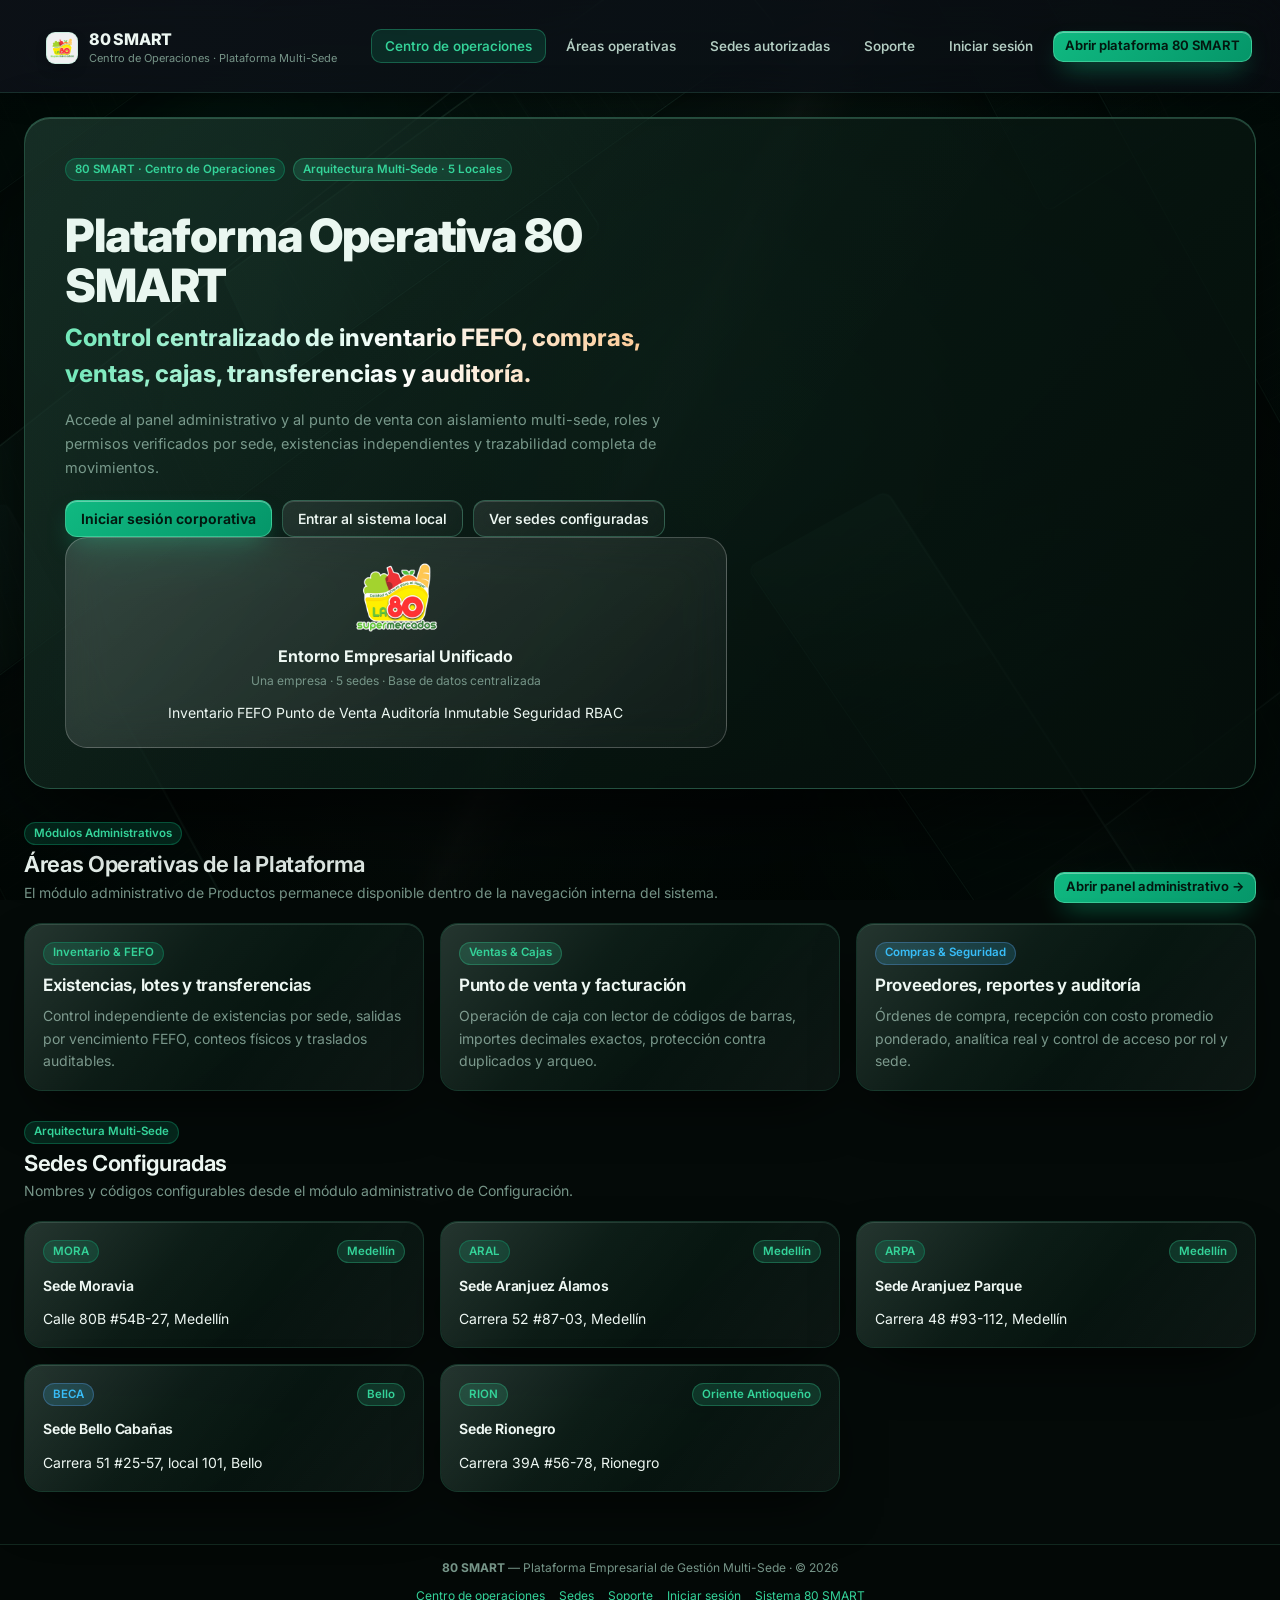
<file: index.html>
<!DOCTYPE html>
<html lang="es" data-theme="dark">
<head>
  <meta charset="UTF-8">
  <meta name="viewport" content="width=device-width, initial-scale=1.0">
  <title>80 SMART · Centro de Operaciones Multi-Sede</title>
  <link rel="stylesheet" href="css/estilos.css">
</head>
<body>
  <header class="topbar" style="justify-content: space-between;">
    <div class="brand">
      <div class="logo"><img src="img/logo-la80.png" alt="Logo oficial 80 SMART"></div>
      <div>
        <h1><a href="index.html">80 SMART</a></h1>
        <span>Centro de Operaciones · Plataforma Multi-Sede</span>
      </div>
    </div>

    <button class="btn sm menu-toggle" id="menuToggle" type="button">Menú</button>

    <nav id="menuPrincipal" aria-label="Navegación principal">
      <ul class="row" style="list-style:none; margin:0; padding:0; gap:6px; flex-wrap:wrap;">
        <li><a class="nav-link-top active" href="index.html">Centro de operaciones</a></li>
        <li><a class="nav-link-top" href="#areas">Áreas operativas</a></li>
        <li><a class="nav-link-top" href="#sedes">Sedes autorizadas</a></li>
        <li><a class="nav-link-top" href="contacto.html">Soporte</a></li>
        <li><a class="nav-link-top" href="login.html">Iniciar sesión</a></li>
        <li><a class="btn sm primary" href="sistema.html">Abrir plataforma 80 SMART</a></li>
      </ul>
    </nav>
  </header>

  <main class="content">
    <!-- ==================== 1. CENTRO DE OPERACIONES ==================== -->
    <section class="hero-panel" id="inicio">
      <div class="hero-grid">
        <div class="stack" style="gap: 16px;">
          <div class="row wrap" style="gap: 8px;">
            <span class="badge primary">80 SMART · Centro de Operaciones</span>
            <span class="badge ok">Arquitectura Multi-Sede · 5 Locales</span>
          </div>

          <div>
            <h2>Plataforma Operativa 80 SMART</h2>
            <p class="hero-slogan">Control centralizado de inventario FEFO, compras, ventas, cajas, transferencias y auditoría.</p>
          </div>

          <p class="muted" style="max-width: 640px; font-size: 14.5px; line-height: 1.65; margin: 0;">
            Accede al panel administrativo y al punto de venta con aislamiento multi-sede, roles y permisos verificados por sede, existencias independientes y trazabilidad completa de movimientos.
          </p>

          <div class="row wrap" style="gap: 10px; padding-top: 4px;">
            <a class="btn primary" href="login.html">Iniciar sesión corporativa</a>
            <a class="btn" href="sistema.html">Entrar al sistema local</a>
            <a class="btn" href="#sedes">Ver sedes configuradas</a>
          </div>
        </div>

        <aside class="hero-logo-box">
          <img src="img/logo-la80.png" alt="Identidad 80 SMART">
          <div class="stack" style="gap: 4px;">
            <strong style="font-size: 16px; color: var(--text);">Entorno Empresarial Unificado</strong>
            <span class="small muted">Una empresa · 5 sedes · Base de datos centralizada</span>
          </div>
          <div class="hero-fresh-badges">
            <span>Inventario FEFO</span>
            <span>Punto de Venta</span>
            <span>Auditoría Inmutable</span>
            <span>Seguridad RBAC</span>
          </div>
        </aside>
      </div>
    </section>

    <!-- ==================== 2. ÁREAS OPERATIVAS ==================== -->
    <section id="areas" style="margin-bottom: 28px;">
      <div class="page-head">
        <div>
          <span class="badge primary" style="margin-bottom: 6px;">Módulos Administrativos</span>
          <h2 style="font-size: 22px;">Áreas Operativas de la Plataforma</h2>
          <p>El módulo administrativo de Productos permanece disponible dentro de la navegación interna del sistema.</p>
        </div>
        <a class="btn sm primary" href="sistema.html">Abrir panel administrativo →</a>
      </div>

      <div class="grid g3">
        <article class="card stack" style="gap: 10px;">
          <span class="badge primary" style="width: fit-content;">Inventario &amp; FEFO</span>
          <h3 style="font-size: 17px; margin: 0;">Existencias, lotes y transferencias</h3>
          <p class="muted" style="margin: 0; line-height: 1.6;">
            Control independiente de existencias por sede, salidas por vencimiento FEFO, conteos físicos y traslados auditables.
          </p>
        </article>

        <article class="card stack" style="gap: 10px;">
          <span class="badge ok" style="width: fit-content;">Ventas &amp; Cajas</span>
          <h3 style="font-size: 17px; margin: 0;">Punto de venta y facturación</h3>
          <p class="muted" style="margin: 0; line-height: 1.6;">
            Operación de caja con lector de códigos de barras, importes decimales exactos, protección contra duplicados y arqueo.
          </p>
        </article>

        <article class="card stack" style="gap: 10px;">
          <span class="badge info" style="width: fit-content;">Compras &amp; Seguridad</span>
          <h3 style="font-size: 17px; margin: 0;">Proveedores, reportes y auditoría</h3>
          <p class="muted" style="margin: 0; line-height: 1.6;">
            Órdenes de compra, recepción con costo promedio ponderado, analítica real y control de acceso por rol y sede.
          </p>
        </article>
      </div>
    </section>

    <!-- ==================== 3. SEDES AUTORIZADAS (5 LOCALES) ==================== -->
    <section id="sedes" style="margin-bottom: 28px;">
      <div class="page-head">
        <div>
          <span class="badge primary" style="margin-bottom: 6px;">Arquitectura Multi-Sede</span>
          <h2 style="font-size: 22px;">Sedes Configuradas</h2>
          <p>Nombres y códigos configurables desde el módulo administrativo de Configuración.</p>
        </div>
      </div>

      <div class="grid g3">
        <article class="card sede-card">
          <div class="row between">
            <span class="badge primary">MORA</span>
            <span class="badge ok">Medellín</span>
          </div>
          <h3>Sede Moravia</h3>
          <div class="sede-address">Calle 80B #54B-27, Medellín</div>
        </article>

        <article class="card sede-card">
          <div class="row between">
            <span class="badge primary">ARAL</span>
            <span class="badge ok">Medellín</span>
          </div>
          <h3>Sede Aranjuez Álamos</h3>
          <div class="sede-address">Carrera 52 #87-03, Medellín</div>
        </article>

        <article class="card sede-card">
          <div class="row between">
            <span class="badge primary">ARPA</span>
            <span class="badge ok">Medellín</span>
          </div>
          <h3>Sede Aranjuez Parque</h3>
          <div class="sede-address">Carrera 48 #93-112, Medellín</div>
        </article>

        <article class="card sede-card">
          <div class="row between">
            <span class="badge info">BECA</span>
            <span class="badge ok">Bello</span>
          </div>
          <h3>Sede Bello Cabañas</h3>
          <div class="sede-address">Carrera 51 #25-57, local 101, Bello</div>
        </article>

        <article class="card sede-card">
          <div class="row between">
            <span class="badge ok">RION</span>
            <span class="badge ok">Oriente Antioqueño</span>
          </div>
          <h3>Sede Rionegro</h3>
          <div class="sede-address">Carrera 39A #56-78, Rionegro</div>
        </article>
      </div>
    </section>
  </main>

  <footer class="side-foot center">
    <p style="margin: 0 0 8px;"><strong>80 SMART</strong> — Plataforma Empresarial de Gestión Multi-Sede · © 2026</p>
    <nav aria-label="Enlaces del pie de página">
      <ul class="footer-links">
        <li><a href="index.html">Centro de operaciones</a></li>
        <li><a href="#sedes">Sedes</a></li>
        <li><a href="contacto.html">Soporte</a></li>
        <li><a href="login.html">Iniciar sesión</a></li>
        <li><a href="sistema.html">Sistema 80 SMART</a></li>
      </ul>
    </nav>
  </footer>

  <script src="js/main.js"></script>
</body>
</html>
</file>
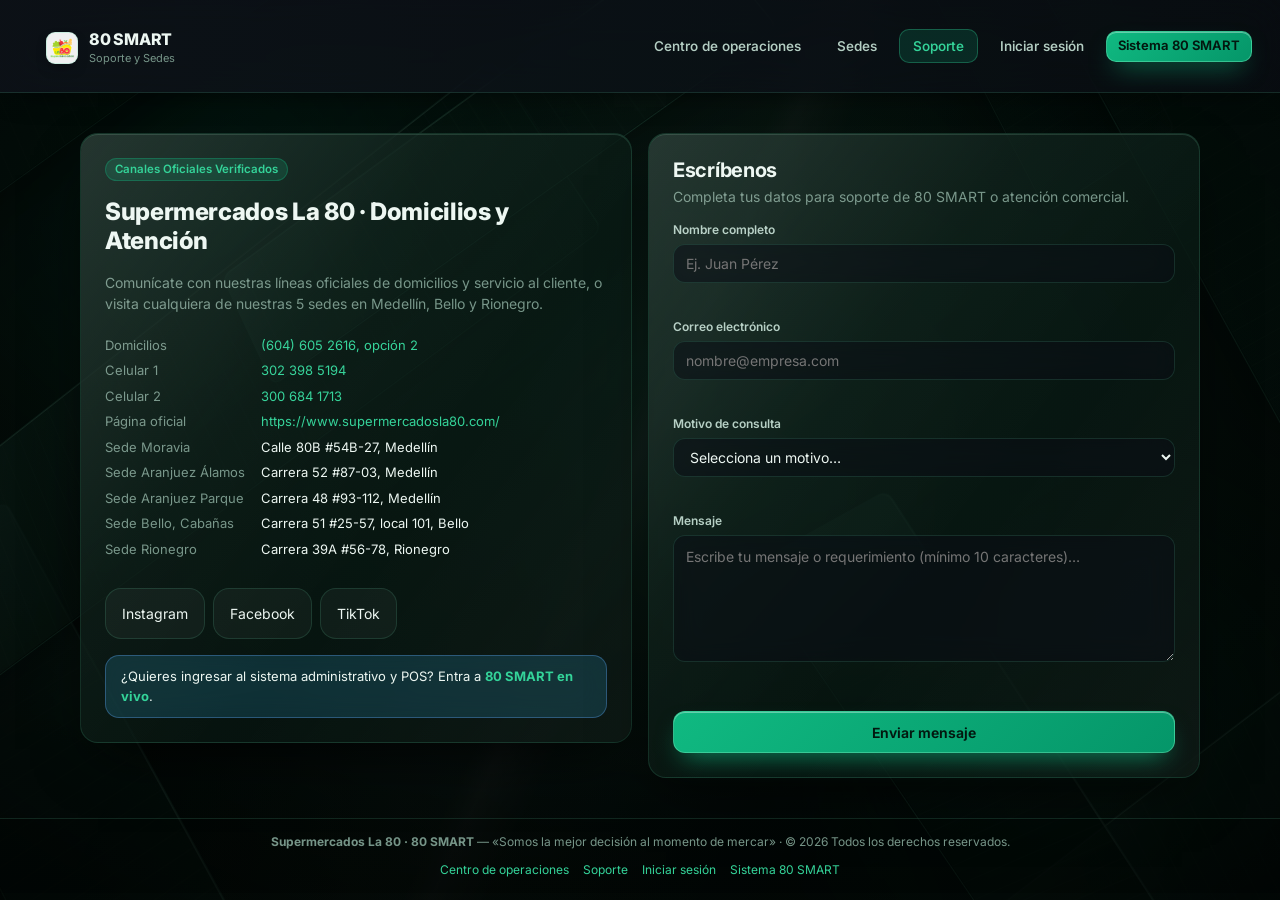
<file: contacto.html>
<!DOCTYPE html>
<html lang="es" data-theme="dark">
<head>
  <meta charset="UTF-8">
  <meta name="viewport" content="width=device-width, initial-scale=1.0">
  <title>Supermercados La 80 | 80 SMART — Contacto, Domicilios y Sedes</title>
  <link rel="stylesheet" href="css/estilos.css">
</head>
<body>
  <header class="topbar" style="justify-content: space-between;">
    <div class="brand">
      <div class="logo"><img src="img/logo-la80.png" alt="Logo 80 SMART"></div>
      <div>
        <h1><a href="index.html">80 SMART</a></h1>
        <span>Soporte y Sedes</span>
      </div>
    </div>

    <button class="btn sm menu-toggle" id="menuToggle" type="button">Menú</button>

    <nav id="menuPrincipal" aria-label="Menú principal">
      <ul class="row" style="list-style:none; margin:0; padding:0; gap:8px;">
        <li><a class="nav-link-top" href="index.html">Centro de operaciones</a></li>
        <li><a class="nav-link-top" href="index.html#sedes">Sedes</a></li>
        <li><a class="nav-link-top active" href="contacto.html">Soporte</a></li>
        <li><a class="nav-link-top" href="login.html">Iniciar sesión</a></li>
        <li><a class="btn sm primary" href="sistema.html">Sistema 80 SMART</a></li>
      </ul>
    </nav>
  </header>

  <main class="content">
    <section class="grid g2" style="align-items: start; max-width: 1120px; margin: 16px auto;">
      <article class="card stack" style="gap: 16px; padding: 24px;">
        <span class="badge primary" style="width: fit-content;">Canales Oficiales Verificados</span>
        <h2 style="font-size: 24px; font-weight: 800; margin: 0;">Supermercados La 80 · Domicilios y Atención</h2>
        <p class="muted" style="margin: 0;">
          Comunícate con nuestras líneas oficiales de domicilios y servicio al cliente, o visita cualquiera de nuestras 5 sedes en Medellín, Bello y Rionegro.
        </p>

        <dl class="dl" style="margin-top: 6px;">
          <dt>Domicilios</dt>
          <dd><a href="tel:+576046052616">(604) 605 2616, opción 2</a></dd>
          <dt>Celular 1</dt>
          <dd><a href="tel:+573023985194">302 398 5194</a></dd>
          <dt>Celular 2</dt>
          <dd><a href="tel:+573006841713">300 684 1713</a></dd>
          <dt>Página oficial</dt>
          <dd><a href="https://www.supermercadosla80.com/" target="_blank" rel="noopener noreferrer">https://www.supermercadosla80.com/</a></dd>
          <dt>Sede Moravia</dt>
          <dd>Calle 80B #54B-27, Medellín</dd>
          <dt>Sede Aranjuez Álamos</dt>
          <dd>Carrera 52 #87-03, Medellín</dd>
          <dt>Sede Aranjuez Parque</dt>
          <dd>Carrera 48 #93-112, Medellín</dd>
          <dt>Sede Bello, Cabañas</dt>
          <dd>Carrera 51 #25-57, local 101, Bello</dd>
          <dt>Sede Rionegro</dt>
          <dd>Carrera 39A #56-78, Rionegro</dd>
        </dl>

        <div class="row wrap" style="gap: 8px;">
          <a class="social-pill" href="https://www.instagram.com/supermercadosla80/" target="_blank" rel="noopener noreferrer">Instagram</a>
          <a class="social-pill" href="https://www.facebook.com/SupermercadosLa80" target="_blank" rel="noopener noreferrer">Facebook</a>
          <a class="social-pill" href="https://www.tiktok.com/@supermercadosla80" target="_blank" rel="noopener noreferrer">TikTok</a>
        </div>

        <div class="banner info" style="margin-bottom: 0;">
          <span>¿Quieres ingresar al sistema administrativo y POS? Entra a <a href="sistema.html"><strong>80 SMART en vivo</strong></a>.</span>
        </div>
      </article>

      <section aria-label="Formulario de contacto">
        <form id="formContacto" class="card stack" style="gap: 14px; padding: 24px;" novalidate>
          <div>
            <h2 style="font-size: 20px; font-weight: 700;">Escríbenos</h2>
            <p class="muted" style="margin-top: 4px;">Completa tus datos para soporte de 80 SMART o atención comercial.</p>
          </div>

          <div class="field">
            <label for="nombreContacto">Nombre completo</label>
            <input class="input" type="text" id="nombreContacto" name="nombre" placeholder="Ej. Juan Pérez" required>
            <p class="error-campo" id="errorNombreContacto"></p>
          </div>

          <div class="field">
            <label for="correoContacto">Correo electrónico</label>
            <input class="input" type="email" id="correoContacto" name="correo" placeholder="nombre@empresa.com" required>
            <p class="error-campo" id="errorCorreoContacto"></p>
          </div>

          <div class="field">
            <label for="asuntoContacto">Motivo de consulta</label>
            <select class="select" id="asuntoContacto" name="asunto" required>
              <option value="">Selecciona un motivo…</option>
              <option value="domicilios">Atención al cliente y domicilios</option>
              <option value="cotizacion">Cotización o soporte 80 SMART POS/ERP</option>
              <option value="proveedores">Contacto de proveedores</option>
              <option value="otro">Otro requerimiento</option>
            </select>
            <p class="error-campo" id="errorAsuntoContacto"></p>
          </div>

          <div class="field">
            <label for="mensajeContactoTxt">Mensaje</label>
            <textarea class="input" id="mensajeContactoTxt" name="mensaje" rows="5" placeholder="Escribe tu mensaje o requerimiento (mínimo 10 caracteres)…" required></textarea>
            <p class="error-campo" id="errorMensajeContacto"></p>
          </div>

          <p id="mensajeContacto" class="mensaje-form" role="alert"></p>

          <button type="submit" class="btn primary" style="height: 42px; width: 100%;">Enviar mensaje</button>
        </form>
      </section>
    </section>
  </main>

  <footer class="side-foot center">
    <p><strong>Supermercados La 80 · 80 SMART</strong> — «Somos la mejor decisión al momento de mercar» · © 2026 Todos los derechos reservados.</p>
    <nav aria-label="Enlaces del pie de página">
      <ul class="footer-links">
        <li><a href="index.html">Centro de operaciones</a></li>
        <li><a href="contacto.html">Soporte</a></li>
        <li><a href="login.html">Iniciar sesión</a></li>
        <li><a href="sistema.html">Sistema 80 SMART</a></li>
      </ul>
    </nav>
  </footer>

  <script src="js/main.js"></script>
</body>
</html>
</file>
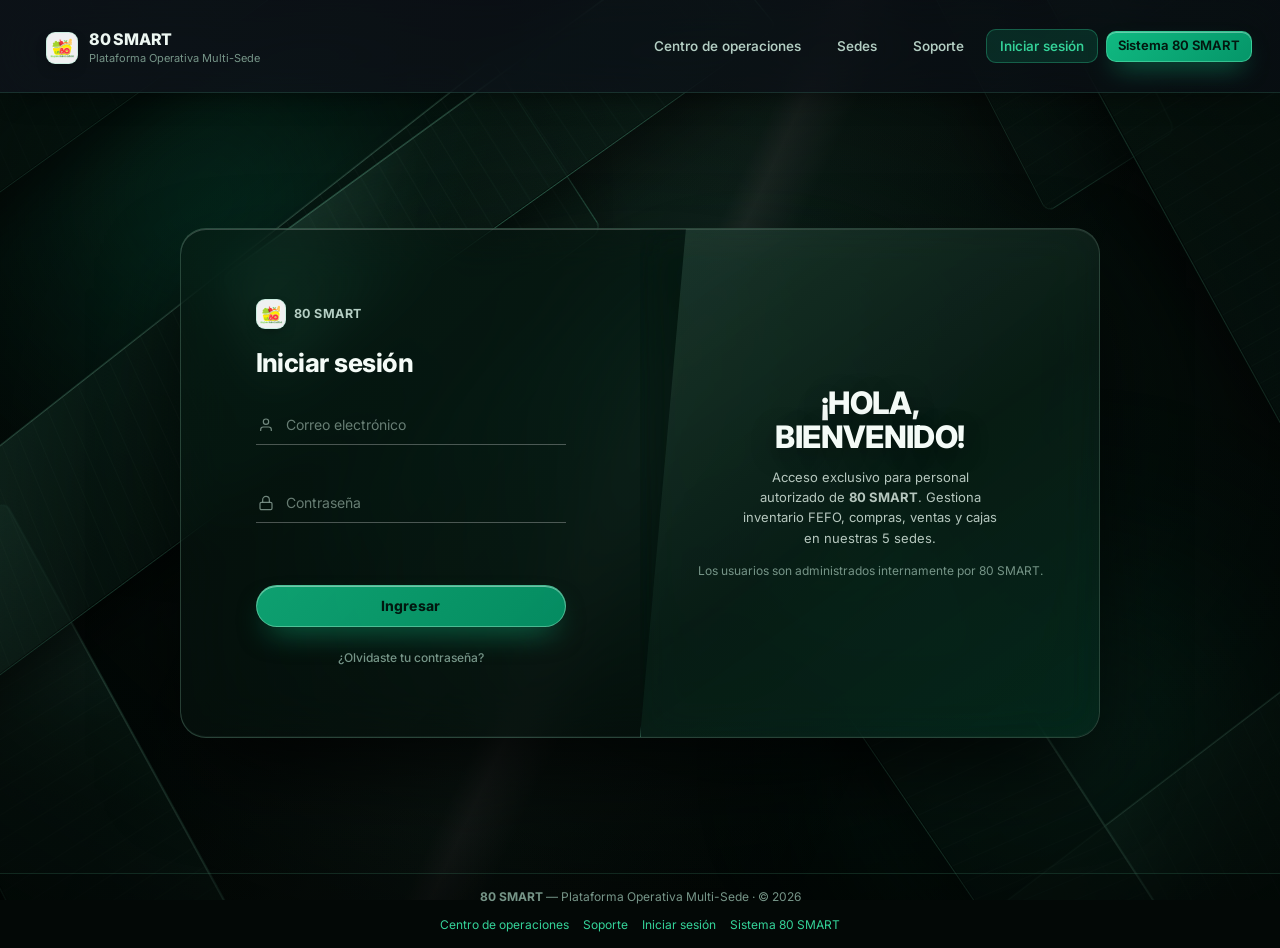
<file: login.html>
<!DOCTYPE html>
<html lang="es" data-theme="dark">
<head>
  <meta charset="UTF-8">
  <meta name="viewport" content="width=device-width, initial-scale=1.0">
  <title>80 SMART — Iniciar sesión</title>
  <link rel="stylesheet" href="css/estilos.css">
</head>
<body>
  <header class="topbar" style="justify-content: space-between;">
    <div class="brand">
      <div class="logo"><img src="img/logo-la80.png" alt="Logo 80 SMART"></div>
      <div>
        <h1><a href="index.html">80 SMART</a></h1>
        <span>Plataforma Operativa Multi-Sede</span>
      </div>
    </div>

    <button class="btn sm menu-toggle" id="menuToggle" type="button">Menú</button>

    <nav id="menuPrincipal" aria-label="Menú principal">
      <ul class="row" style="list-style:none; margin:0; padding:0; gap:8px;">
        <li><a class="nav-link-top" href="index.html">Centro de operaciones</a></li>
        <li><a class="nav-link-top" href="index.html#sedes">Sedes</a></li>
        <li><a class="nav-link-top" href="contacto.html">Soporte</a></li>
        <li><a class="nav-link-top active" href="login.html">Iniciar sesión</a></li>
        <li><a class="btn sm primary" href="sistema.html">Sistema 80 SMART</a></li>
      </ul>
    </nav>
  </header>

  <main class="auth" style="min-height: calc(100vh - 120px);">
    <div class="auth-stage" id="authCard">
      <!-- COLUMNA IZQUIERDA: FORMULARIO INICIAR SESIÓN -->
      <section class="auth-pane auth-pane-login" aria-label="Formulario de inicio de sesión">
        <div class="auth-pane-inner">
          <div class="auth-brand-mini">
            <div class="logo" style="width: 30px; height: 30px;"><img src="img/logo-la80.png" alt="80 SMART"></div>
            <span>80 SMART</span>
          </div>

          <h2 class="auth-title">Iniciar sesión</h2>

          <form id="formLogin" class="auth-form-stack" novalidate>
            <div class="auth-line-field">
              <div class="auth-line-row">
                <svg viewBox="0 0 24 24" fill="none" stroke="currentColor" stroke-width="1.8" aria-hidden="true"><path d="M20 21v-2a4 4 0 0 0-4-4H8a4 4 0 0 0-4 4v2"/><circle cx="12" cy="7" r="4"/></svg>
                <input class="auth-line-input" type="email" id="correoLogin" name="correo" placeholder="Correo electrónico" aria-label="Correo electrónico" autocomplete="username" required>
              </div>
              <p class="error-campo" id="errorCorreo"></p>
            </div>

            <div class="auth-line-field">
              <div class="auth-line-row">
                <svg viewBox="0 0 24 24" fill="none" stroke="currentColor" stroke-width="1.8" aria-hidden="true"><rect x="3" y="11" width="18" height="11" rx="2"/><path d="M7 11V7a5 5 0 0 1 10 0v4"/></svg>
                <input class="auth-line-input" type="password" id="claveLogin" name="clave" placeholder="Contraseña" aria-label="Contraseña" minlength="6" autocomplete="current-password" required>
              </div>
              <p class="error-campo" id="errorClave"></p>
            </div>

            <p id="mensajeLogin" class="mensaje-form" role="alert"></p>

            <button type="submit" class="auth-pill-primary">Ingresar</button>

            <div class="auth-foot-links">
              <a href="sistema.html#/forgot" class="muted">¿Olvidaste tu contraseña?</a>
            </div>
          </form>
        </div>
      </section>

      <!-- PANEL DIAGONAL DE VIDRIO EXCLUSIVO PARA 80 SMART -->
      <aside class="auth-overlay-track" aria-hidden="false">
        <div class="auth-overlay-panel">
          <div class="auth-overlay-copy auth-copy-login">
            <h2>¡HOLA,<br>BIENVENIDO!</h2>
            <p>Acceso exclusivo para personal autorizado de <strong>80 SMART</strong>. Gestiona inventario FEFO, compras, ventas y cajas en nuestras 5 sedes.</p>
            <span class="small muted">Los usuarios son administrados internamente por 80 SMART.</span>
          </div>
        </div>
      </aside>
    </div>
  </main>

  <footer class="side-foot center">
    <p><strong>80 SMART</strong> — Plataforma Operativa Multi-Sede · © 2026</p>
    <nav aria-label="Enlaces del pie de página">
      <ul class="footer-links">
        <li><a href="index.html">Centro de operaciones</a></li>
        <li><a href="contacto.html">Soporte</a></li>
        <li><a href="login.html">Iniciar sesión</a></li>
        <li><a href="sistema.html">Sistema 80 SMART</a></li>
      </ul>
    </nav>
  </footer>

  <script src="js/main.js"></script>
</body>
</html>
</file>
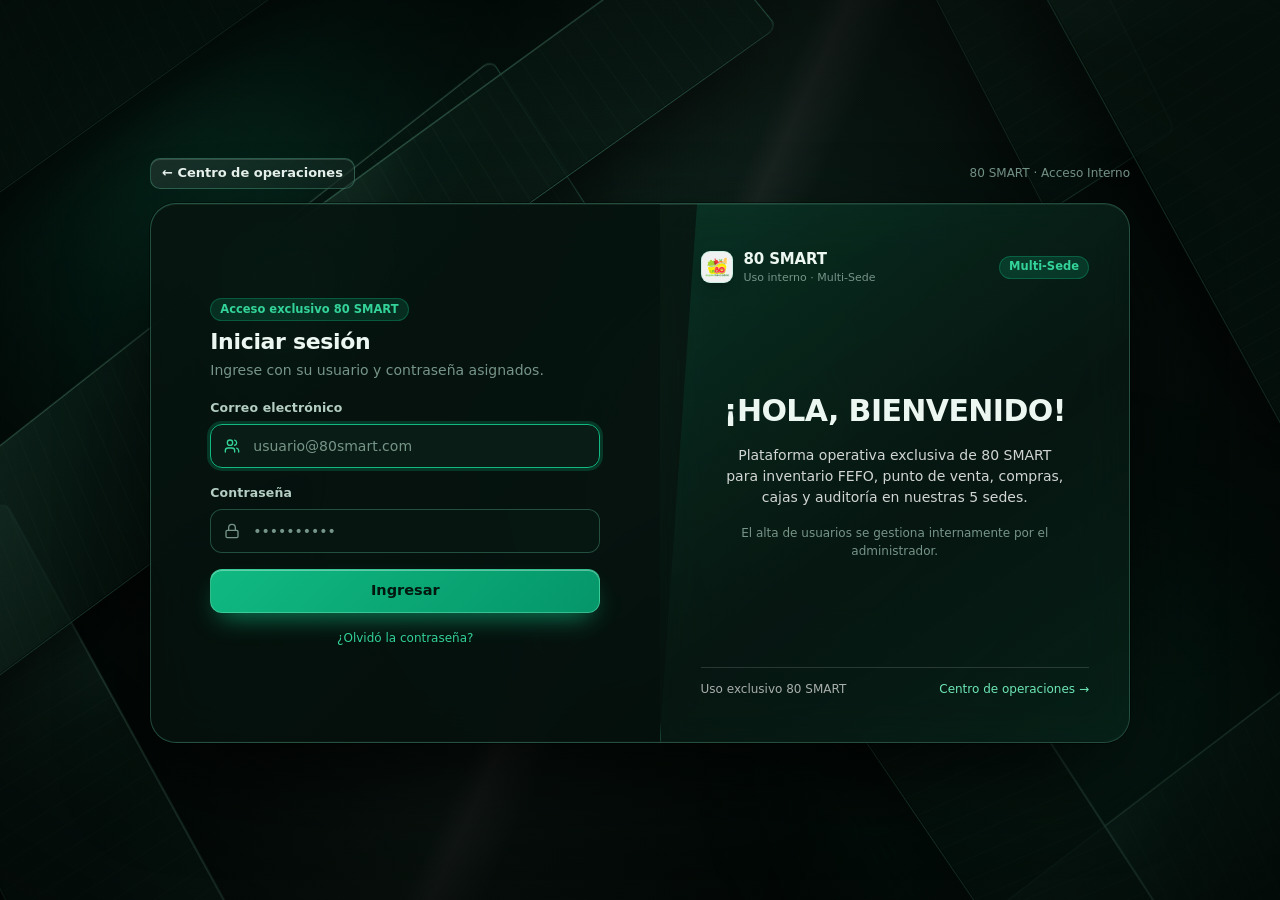
<file: sistema.html>
<!doctype html>
<html lang="es" data-theme="dark">
<head>
  <meta charset="utf-8">
  <meta name="viewport" content="width=device-width, initial-scale=1">
  <meta http-equiv="Content-Security-Policy" content="default-src 'self'; script-src 'self'; style-src 'self' 'unsafe-inline' https://fonts.googleapis.com; font-src 'self' https://fonts.gstatic.com; img-src 'self' data: blob:; connect-src 'none'; object-src 'none'; base-uri 'none'; form-action 'none'">
  <meta name="referrer" content="no-referrer">
  <title>80 SMART · Sistema ERP y Punto de Venta</title>
  <meta name="description" content="80 SMART: administración de supermercados — inventario, compras, ventas, reportes y auditoría. Versión HTML sin servidor.">
  <link rel="preconnect" href="https://fonts.googleapis.com">
  <link rel="preconnect" href="https://fonts.gstatic.com" crossorigin>
  <link rel="stylesheet" href="https://fonts.googleapis.com/css2?family=Inter:wght@400;500;600;700;800&display=swap">
  <link rel="stylesheet" href="css/app.css">
</head>
<body>
  <noscript><p style="padding:24px;font-family:sans-serif">80 SMART necesita JavaScript activado.</p></noscript>
  <div id="app"></div>
  <div id="print-area" aria-hidden="true"></div>
  <script src="js/core.js"></script>
  <script src="js/ops.js"></script>
  <script src="js/seed.js"></script>
  <script src="js/ui.js"></script>
  <script src="js/analytics.js"></script>
  <script src="js/app.js"></script>
  <script src="js/pages-a.js"></script>
  <script src="js/pages-b.js"></script>
  <script src="js/pages-c.js"></script>
  <script src="js/sistema-init.js"></script>
</body>
</html>
</file>
<file: css/estilos.css>
/*
 * 80 SMART — Hoja de estilos del portal operativo y acceso corporativo.
 * Comparte la base visual unificada de app.css.
 */
@import url('app.css');

/* ---------- Header principal ---------- */
header.topbar {
  justify-content: space-between;
  flex-wrap: wrap;
  gap: 12px;
  padding: 12px 28px;
}

.brand h1 {
  font-size: 16px;
  font-weight: 800;
  margin: 0;
}

.brand h1 a {
  color: var(--text);
  text-decoration: none;
}

.brand h1 a:hover {
  color: var(--primary-strong);
  text-decoration: none;
}

.menu-toggle {
  display: none;
}

#menuPrincipal ul {
  list-style: none;
  margin: 0;
  padding: 0;
  display: flex;
  align-items: center;
  gap: 6px;
  flex-wrap: wrap;
}

.nav-link-top {
  display: inline-flex;
  align-items: center;
  height: 34px;
  padding: 0 13px;
  border-radius: 10px;
  color: var(--text-2);
  font-weight: 550;
  font-size: 13.5px;
  border: 1px solid transparent;
  transition: all 160ms ease;
}

.nav-link-top:hover {
  background: var(--surface-2);
  border-color: var(--border);
  color: var(--text);
  text-decoration: none;
}

.nav-link-top.active {
  background: var(--primary-soft);
  border-color: rgba(52, 211, 153, 0.32);
  color: var(--primary-strong);
}

.carrito {
  display: inline-flex;
  align-items: center;
  gap: 8px;
}

.carrito .badge {
  background: rgba(3, 23, 15, 0.35);
  border-color: rgba(255, 255, 255, 0.25);
  color: inherit;
  height: 20px;
  padding: 0 7px;
}

/* ---------- Portada Principal ---------- */
.hero-panel {
  position: relative;
  display: grid;
  grid-template-columns: 1.18fr 0.82fr;
  gap: 28px;
  align-items: center;
  padding: 40px;
  border-radius: 26px;
  background: linear-gradient(135deg, rgba(13, 36, 28, 0.72) 0%, rgba(5, 15, 11, 0.84) 100%);
  backdrop-filter: blur(26px) saturate(150%);
  -webkit-backdrop-filter: blur(26px) saturate(150%);
  border: 1px solid var(--border-strong);
  box-shadow:
    inset 0 1px 0 rgba(167, 243, 208, 0.2),
    0 36px 90px -20px rgba(0, 0, 0, 0.92);
  margin-bottom: 32px;
  overflow: hidden;
  animation: panel-enter 560ms cubic-bezier(0.22, 1, 0.36, 1) both;
}

.hero-panel::before {
  content: '';
  position: absolute;
  inset: 0;
  pointer-events: none;
  background: linear-gradient(125deg, rgba(167, 243, 208, 0.08) 0%, rgba(167, 243, 208, 0.01) 42%, transparent 62%);
}

.hero-panel h2 {
  font-size: clamp(28px, 4vw, 46px);
  font-weight: 850;
  letter-spacing: -0.025em;
  line-height: 1.08;
  margin-top: 14px;
}

.hero-slogan {
  font-size: clamp(18px, 2.2vw, 24px);
  font-weight: 750;
  margin-top: 10px;
  background: linear-gradient(90deg, #6ee7b7 0%, #ffffff 50%, #fdba74 100%);
  -webkit-background-clip: text;
  background-clip: text;
  color: transparent;
}

.hero-logo-box {
  display: flex;
  flex-direction: column;
  align-items: center;
  text-align: center;
  gap: 12px;
  padding: 24px 20px;
  border-radius: 22px;
  background: linear-gradient(145deg, rgba(255, 255, 255, 0.14) 0%, rgba(255, 255, 255, 0.04) 100%);
  border: 1px solid rgba(255, 255, 255, 0.22);
  backdrop-filter: blur(22px);
}

.hero-logo-box > img {
  width: 88px;
  height: auto;
  max-height: 72px;
  object-fit: contain;
  display: block;
  border-radius: 12px;
}

.hero-logo-frame {
  width: 210px;
  height: 146px;
  border-radius: 20px;
  background: rgba(255, 255, 255, 0.96);
  border: 1px solid rgba(255, 255, 255, 0.4);
  padding: 14px;
  display: flex;
  align-items: center;
  justify-content: center;
  box-shadow: 0 20px 44px -14px rgba(0, 0, 0, 0.8);
}

.hero-logo-frame img {
  max-width: 100%;
  max-height: 100%;
  object-fit: contain;
}

/* ---------- Sedes, Contacto y Footer ---------- */
.sede-card {
  display: flex;
  flex-direction: column;
  justify-content: space-between;
  gap: 14px;
}

.social-pill {
  display: flex;
  align-items: center;
  justify-content: space-between;
  gap: 14px;
  padding: 14px 16px;
  border-radius: 16px;
  border: 1px solid var(--border);
  background: rgba(255, 255, 255, 0.04);
  color: var(--text);
  transition: all 180ms ease;
}

.social-pill:hover {
  border-color: rgba(52, 211, 153, 0.45);
  background: rgba(16, 185, 129, 0.1);
  text-decoration: none;
  transform: translateX(3px);
}

.mensaje-form {
  font-size: 13px;
  border-radius: 10px;
  padding: 0;
  margin: 0;
}

.mensaje-form.exito {
  padding: 10px 12px;
  background: var(--ok-soft);
  border: 1px solid rgba(52, 211, 153, 0.35);
  color: var(--ok);
}

.mensaje-form.error {
  padding: 10px 12px;
  background: var(--danger-soft);
  border: 1px solid rgba(248, 113, 113, 0.35);
  color: var(--danger);
}

.error-campo {
  color: var(--danger);
  font-size: 12px;
  min-height: 16px;
  margin: 0;
}

.footer-grid {
  display: grid;
  grid-template-columns: 1.3fr 1fr 1.1fr 1.1fr;
  gap: 24px;
  max-width: 1400px;
  margin: 0 auto;
  text-align: left;
}

.footer-links {
  list-style: none;
  padding: 0;
  margin: 10px 0 0;
  display: flex;
  flex-wrap: wrap;
  justify-content: center;
  gap: 14px;
}

.footer-list {
  list-style: none;
  padding: 0;
  margin: 10px 0 0;
  display: flex;
  flex-direction: column;
  gap: 7px;
}

/* ---------- Responsive ---------- */
@media (max-width: 960px) {
  .hero-panel { grid-template-columns: 1fr; padding: 26px; }
  .footer-grid { grid-template-columns: repeat(2, minmax(0, 1fr)); }
  .pasos-compra { grid-template-columns: 1fr; }
}

@media (max-width: 768px) {
  .menu-toggle { display: inline-flex; }
  #menuPrincipal {
    display: none;
    width: 100%;
    order: 4;
    padding-top: 10px;
    border-top: 1px solid var(--border);
  }
  #menuPrincipal.activo, #menuPrincipal.abierto {
    display: block;
  }
  #menuPrincipal ul {
    flex-direction: column;
    align-items: stretch;
  }
  .nav-link-top { width: 100%; }
  .footer-grid { grid-template-columns: 1fr; }
}
</file>
<file: css/app.css>
/*
 * 80 SMART — Sistema Visual Empresarial
 * Paleta verde esmeralda sobre superficies translúcidas oscuras con profundidad ambiental.
 */
@import url('https://fonts.googleapis.com/css2?family=Inter:wght@400;500;600;700;800&display=swap');

:root {
  --bg: #040a08;
  --surface: rgba(9, 25, 19, 0.72);
  --surface-2: rgba(14, 37, 29, 0.62);
  --surface-3: rgba(22, 54, 42, 0.68);
  --surface-solid: #091813;
  --border: rgba(110, 231, 183, 0.14);
  --border-strong: rgba(110, 231, 183, 0.28);
  --text: #edf7f2;
  --text-2: #b4cec3;
  --muted: #769588;
  --primary: #10b981;
  --primary-strong: #34d399;
  --primary-ink: #02170f;
  --primary-soft: rgba(16, 185, 129, 0.16);
  --coral: #10b981;
  --coral-strong: #34d399;
  --coral-soft: rgba(16, 185, 129, 0.18);
  --ok: #34d399;
  --ok-soft: rgba(52, 211, 153, 0.16);
  --warn: #fbbf24;
  --warn-soft: rgba(251, 191, 36, 0.16);
  --danger: #f87171;
  --danger-soft: rgba(248, 113, 113, 0.16);
  --info: #38bdf8;
  --info-soft: rgba(56, 189, 248, 0.16);
  --chart-prev: #6ee7b7;
  --grid: rgba(110, 231, 183, 0.09);
  --shadow: 0 24px 56px -18px rgba(0, 0, 0, 0.86), inset 0 1px 0 rgba(167, 243, 208, 0.14);
  --shadow-lg: 0 36px 90px -18px rgba(0, 0, 0, 0.94), inset 0 1px 0 rgba(167, 243, 208, 0.22);
  --glass-bg: linear-gradient(145deg, rgba(13, 36, 28, 0.74) 0%, rgba(6, 17, 13, 0.84) 100%);
  --glass-bg-strong: linear-gradient(145deg, rgba(14, 38, 30, 0.92) 0%, rgba(6, 16, 12, 0.96) 100%);
  --glass-blur: 22px;
  --radius: 18px;
  color-scheme: dark;
}

:root[data-theme='light'] {
  --bg: #e9eef5;
  --surface: rgba(255, 255, 255, 0.76);
  --surface-2: rgba(15, 23, 42, 0.05);
  --surface-3: rgba(15, 23, 42, 0.09);
  --surface-solid: #ffffff;
  --border: rgba(15, 23, 42, 0.11);
  --border-strong: rgba(15, 23, 42, 0.22);
  --text: #0c1322;
  --text-2: #334155;
  --muted: #64748b;
  --primary: #059669;
  --primary-strong: #047857;
  --primary-ink: #ffffff;
  --primary-soft: rgba(5, 150, 105, 0.13);
  --coral: #ea580c;
  --coral-strong: #f97316;
  --coral-soft: rgba(249, 115, 22, 0.14);
  --ok: #047857;
  --ok-soft: rgba(4, 120, 87, 0.12);
  --warn: #b45309;
  --warn-soft: rgba(217, 119, 6, 0.13);
  --danger: #dc2626;
  --danger-soft: rgba(220, 38, 38, 0.11);
  --info: #2563eb;
  --info-soft: rgba(37, 99, 235, 0.11);
  --chart-prev: #ea580c;
  --grid: rgba(15, 23, 42, 0.08);
  --shadow: 0 18px 42px -16px rgba(15, 23, 42, 0.16), inset 0 1px 0 rgba(255, 255, 255, 0.85);
  --shadow-lg: 0 28px 68px -16px rgba(15, 23, 42, 0.24), inset 0 1px 0 rgba(255, 255, 255, 0.92);
  --glass-bg: linear-gradient(145deg, rgba(255, 255, 255, 0.84) 0%, rgba(242, 246, 252, 0.72) 100%);
  --glass-bg-strong: linear-gradient(145deg, rgba(255, 255, 255, 0.95) 0%, rgba(241, 245, 249, 0.9) 100%);
  color-scheme: light;
}

* { box-sizing: border-box; }
html { scroll-behavior: smooth; height: 100%; }
body {
  margin: 0;
  min-height: 100%;
  background-color: var(--bg);
  color: var(--text);
  font: 14px/1.5 'Inter', ui-sans-serif, system-ui, -apple-system, 'Segoe UI', Roboto, sans-serif;
  -webkit-font-smoothing: antialiased;
  overflow-x: hidden;
  position: relative;
}

/* ─── FONDO GEOMÉTRICO 3D ANIMADO CON PARALAJE POR CAPAS ─── */
body::before {
  content: '';
  position: fixed;
  inset: 0;
  z-index: 0;
  pointer-events: none;
  background: radial-gradient(ellipse 90% 80% at 50% 40%, #071913 0%, #030907 62%, #020504 100%);
}

:root[data-theme='light'] body::before {
  background: radial-gradient(ellipse 90% 80% at 50% 40%, #e4f2ec 0%, #d6e9e0 65%, #c9e0d6 100%);
}

.geo-backdrop {
  --px: 0;
  --py: 0;
  position: fixed;
  inset: 0;
  z-index: 0;
  overflow: hidden;
  pointer-events: none;
  user-select: none;
  perspective: 1100px;
  perspective-origin: 50% 45%;
}

.geo-backdrop.geo-subtle { opacity: 0.45; }
:root[data-theme='light'] .geo-backdrop { opacity: 0.48; }
:root[data-theme='light'] .geo-backdrop.geo-subtle { opacity: 0.24; }

.geo-parallax {
  position: absolute;
  inset: -12%;
  transform-style: preserve-3d;
  will-change: transform;
}
.geo-parallax-far { transform: translate3d(calc(var(--px) * -12px), calc(var(--py) * -10px), -140px) scale(1.12); }
.geo-parallax-mid { transform: translate3d(calc(var(--px) * -26px), calc(var(--py) * -20px), -50px) scale(1.05); }
.geo-parallax-near { transform: translate3d(calc(var(--px) * -42px), calc(var(--py) * -32px), 30px); }

.geo-layer {
  position: absolute;
  inset: 0;
  transform-style: preserve-3d;
  will-change: transform;
}
.geo-layer-far { animation: geo-drift-far 34s ease-in-out infinite alternate; }
.geo-layer-mid { animation: geo-drift-mid 26s ease-in-out infinite alternate; }
.geo-layer-near { animation: geo-drift-near 20s ease-in-out infinite alternate; }

.geo-slab {
  position: absolute;
  border-radius: 10px;
  background:
    repeating-linear-gradient(
      90deg,
      rgba(167, 243, 208, 0.035) 0px,
      rgba(167, 243, 208, 0.035) 1px,
      transparent 1px,
      transparent 22px
    ),
    linear-gradient(135deg, rgba(22, 68, 52, 0.72) 0%, rgba(7, 23, 17, 0.92) 48%, rgba(3, 10, 8, 0.98) 100%);
  border: 1px solid rgba(110, 231, 183, 0.22);
  box-shadow:
    inset 0 1px 0 rgba(167, 243, 208, 0.32),
    inset 0 -1px 0 rgba(0, 0, 0, 0.75),
    0 32px 70px -18px rgba(0, 0, 0, 0.92);
  backface-visibility: hidden;
}
:root[data-theme='light'] .geo-slab {
  background:
    repeating-linear-gradient(90deg, rgba(5, 150, 105, 0.06) 0px, rgba(5, 150, 105, 0.06) 1px, transparent 1px, transparent 22px),
    linear-gradient(135deg, rgba(255, 255, 255, 0.78) 0%, rgba(209, 236, 224, 0.82) 55%, rgba(182, 222, 205, 0.86) 100%);
  border-color: rgba(5, 150, 105, 0.22);
  box-shadow: inset 0 1px 0 rgba(255, 255, 255, 0.9), 0 24px 48px -20px rgba(6, 78, 59, 0.24);
}
.geo-slab::after {
  content: '';
  position: absolute;
  inset: 0;
  border-radius: inherit;
  background: linear-gradient(115deg, rgba(167, 243, 208, 0.14) 0%, transparent 38%, rgba(16, 185, 129, 0.05) 100%);
}

.geo-slab-1 { width: 66vw; height: 22vh; top: 6%; left: -14%; transform: rotateZ(-30deg) rotateX(16deg) rotateY(-8deg); opacity: 0.78; }
.geo-slab-2 { width: 58vw; height: 26vh; bottom: 4%; right: -12%; transform: rotateZ(-30deg) rotateX(-14deg) rotateY(10deg); opacity: 0.75; }
.geo-slab-3 { width: 54vw; height: 20vh; top: -10%; right: 8%; transform: rotateZ(58deg) rotateX(12deg) rotateY(8deg); opacity: 0.68; }
.geo-slab-4 { width: 72vw; height: 24vh; top: 38%; left: -8%; transform: rotateZ(-32deg) rotateX(18deg) rotateY(-10deg); opacity: 0.92; }
.geo-slab-5 { width: 56vw; height: 22vh; top: 12%; right: -10%; transform: rotateZ(58deg) rotateX(-12deg) rotateY(12deg); opacity: 0.88; }
.geo-slab-6 { width: 50vw; height: 19vh; bottom: 10%; left: -6%; transform: rotateZ(58deg) rotateX(14deg) rotateY(-12deg); opacity: 0.82; }
.geo-slab-7 { width: 46vw; height: 16vh; top: 18%; left: 22%; transform: rotateZ(-32deg) rotateX(22deg) rotateY(-6deg); opacity: 0.85; border-color: rgba(110, 231, 183, 0.34); }
.geo-slab-8 { width: 44vw; height: 17vh; bottom: 16%; right: 12%; transform: rotateZ(58deg) rotateX(-16deg) rotateY(8deg); opacity: 0.8; border-color: rgba(110, 231, 183, 0.3); }

.geo-light {
  position: absolute;
  border-radius: 9999px;
  filter: blur(80px);
  will-change: transform, opacity;
}
.geo-light-a { width: 48vw; height: 48vw; max-width: 680px; max-height: 680px; top: -12%; left: -8%; background: radial-gradient(circle, rgba(16, 185, 129, 0.28) 0%, rgba(5, 150, 105, 0.08) 45%, transparent 72%); animation: geo-light-orbit-a 22s ease-in-out infinite alternate; }
.geo-light-b { width: 44vw; height: 44vw; max-width: 620px; max-height: 620px; bottom: -16%; right: -6%; background: radial-gradient(circle, rgba(52, 211, 153, 0.22) 0%, rgba(16, 185, 129, 0.06) 48%, transparent 72%); animation: geo-light-orbit-b 26s ease-in-out infinite alternate; }
.geo-light-c { width: 34vw; height: 34vw; max-width: 480px; max-height: 480px; top: 30%; left: 42%; background: radial-gradient(circle, rgba(110, 231, 183, 0.14) 0%, transparent 68%); animation: geo-light-pulse 18s ease-in-out infinite alternate; }

.geo-sheen {
  position: absolute;
  inset: -30%;
  background: linear-gradient(115deg, transparent 36%, rgba(167, 243, 208, 0.06) 49%, rgba(255, 255, 255, 0.09) 50%, rgba(167, 243, 208, 0.04) 52%, transparent 64%);
  animation: geo-sheen-sweep 16s ease-in-out infinite alternate;
  will-change: transform;
}
.geo-vignette {
  position: absolute;
  inset: 0;
  background: radial-gradient(ellipse 76% 72% at 50% 48%, transparent 34%, rgba(2, 7, 5, 0.72) 100%);
}
:root[data-theme='light'] .geo-vignette {
  background: radial-gradient(ellipse 76% 72% at 50% 48%, transparent 45%, rgba(210, 232, 222, 0.55) 100%);
}

@keyframes geo-drift-far { 0% { transform: translate3d(-1.5%, -1%, 0) rotateX(1.5deg) rotateY(-1.5deg); } 100% { transform: translate3d(1.8%, 1.4%, 0) rotateX(-1.5deg) rotateY(1.8deg); } }
@keyframes geo-drift-mid { 0% { transform: translate3d(2%, -1.6%, 0) rotateX(-2deg) rotateY(2deg); } 100% { transform: translate3d(-2.2%, 1.8%, 0) rotateX(2.2deg) rotateY(-2deg); } }
@keyframes geo-drift-near { 0% { transform: translate3d(-2.4%, 1.5%, 0) rotateX(2.4deg) rotateY(1.6deg); } 100% { transform: translate3d(2.6%, -2%, 0) rotateX(-2deg) rotateY(-2.4deg); } }
@keyframes geo-light-orbit-a { 0% { transform: translate3d(0%, 0%, 0) scale(0.95); opacity: 0.78; } 100% { transform: translate3d(18%, 14%, 0) scale(1.12); opacity: 1; } }
@keyframes geo-light-orbit-b { 0% { transform: translate3d(0%, 0%, 0) scale(1.06); opacity: 0.72; } 100% { transform: translate3d(-16%, -12%, 0) scale(0.92); opacity: 0.96; } }
@keyframes geo-light-pulse { 0% { transform: translate3d(-8%, 6%, 0) scale(0.9); opacity: 0.45; } 100% { transform: translate3d(8%, -6%, 0) scale(1.15); opacity: 0.85; } }
@keyframes geo-sheen-sweep { 0% { transform: translate3d(-14%, -6%, 0) rotate(0deg); } 100% { transform: translate3d(14%, 6%, 0) rotate(2deg); } }

body > *:not(.geo-backdrop) {
  position: relative;
  z-index: 1;
}

a { color: var(--primary-strong); text-decoration: none; transition: color 160ms ease; }
a:hover { text-decoration: underline; }
h1, h2, h3, h4 { margin: 0; line-height: 1.22; letter-spacing: -0.015em; }
h1 { font-size: 22px; font-weight: 750; }
h2 { font-size: 16px; font-weight: 650; }
h3 { font-size: 14px; font-weight: 650; }
p { margin: 0; }
button, input, select, textarea { font: inherit; color: inherit; }
:focus-visible { outline: 2px solid var(--primary); outline-offset: 2px; }
.muted { color: var(--muted); } .small { font-size: 12px; } .tnum { font-variant-numeric: tabular-nums; }
.right { text-align: right; } .center { text-align: center; } .nowrap { white-space: nowrap; }
.ok { color: var(--ok); } .warn { color: var(--warn); } .danger { color: var(--danger); } .coral-text { color: var(--coral); }
.row { display: flex; align-items: center; gap: 8px; } .row.wrap { flex-wrap: wrap; } .between { justify-content: space-between; }
.stack { display: flex; flex-direction: column; gap: 12px; } .grow { flex: 1; min-width: 0; }
.grid { display: grid; gap: 16px; }
.g2 { grid-template-columns: repeat(2, minmax(0, 1fr)); } .g3 { grid-template-columns: repeat(3, minmax(0, 1fr)); } .g4 { grid-template-columns: repeat(4, minmax(0, 1fr)); }
.span2 { grid-column: span 2; }
@media (max-width: 1100px) { .g4 { grid-template-columns: repeat(2, minmax(0, 1fr)); } .g3 { grid-template-columns: repeat(2, minmax(0, 1fr)); } }
@media (max-width: 700px) { .g2, .g3, .g4 { grid-template-columns: 1fr; } .span2 { grid-column: auto; } }
.hidden { display: none !important; }

/* ---------- Layout Administrativo ---------- */
.app { display: grid; grid-template-columns: 264px minmax(0, 1fr); min-height: 100vh; }
.sidebar {
  background: linear-gradient(180deg, rgba(16, 20, 29, 0.8) 0%, rgba(8, 10, 16, 0.88) 100%);
  backdrop-filter: blur(26px) saturate(145%);
  -webkit-backdrop-filter: blur(26px) saturate(145%);
  border-right: 1px solid var(--border);
  box-shadow: inset -1px 0 0 rgba(255, 255, 255, 0.05), 18px 0 48px -22px rgba(0, 0, 0, 0.82);
  display: flex; flex-direction: column; position: sticky; top: 0; height: 100vh; overflow-y: auto; z-index: 30;
}
:root[data-theme='light'] .sidebar {
  background: linear-gradient(180deg, rgba(255, 255, 255, 0.88) 0%, rgba(241, 245, 251, 0.84) 100%);
}
.brand { display: flex; align-items: center; gap: 11px; padding: 18px 18px 14px; }
.logo {
  width: 32px; height: 32px; border-radius: 9px;
  background: rgba(255, 255, 255, 0.94);
  border: 1px solid rgba(110, 231, 183, 0.28);
  box-shadow: 0 6px 14px -6px rgba(0, 0, 0, 0.55);
  color: #04261b; display: grid; place-items: center; font-weight: 800; letter-spacing: -0.03em; flex: none; overflow: hidden; padding: 2px;
}
.logo img { width: 100%; height: 100%; object-fit: contain; display: block; }
.brand b { display: block; font-size: 15px; letter-spacing: -0.01em; }
.brand span { display: block; font-size: 11px; color: var(--muted); }
.nav { padding: 8px 12px; display: flex; flex-direction: column; gap: 3px; }
.nav a {
  display: flex; align-items: center; gap: 10px; padding: 9px 12px; border-radius: 12px;
  border: 1px solid transparent; color: var(--text-2); font-weight: 500;
  transition: all 170ms cubic-bezier(0.22, 1, 0.36, 1);
}
.nav a:hover { background: var(--surface-2); border-color: var(--border); text-decoration: none; color: var(--text); transform: translateX(2px); }
.nav a.active {
  background: linear-gradient(90deg, rgba(16, 185, 129, 0.22) 0%, rgba(16, 185, 129, 0.06) 100%);
  border-color: rgba(52, 211, 153, 0.34);
  color: var(--primary-strong);
  box-shadow: inset 0 1px 0 rgba(255, 255, 255, 0.14), 0 10px 24px -14px rgba(16, 185, 129, 0.8);
}
.nav a.active.coral-nav {
  background: linear-gradient(90deg, rgba(249, 115, 22, 0.24) 0%, rgba(244, 63, 94, 0.08) 100%);
  border-color: rgba(251, 146, 60, 0.38);
  color: #fdba74;
  box-shadow: inset 0 1px 0 rgba(255, 255, 255, 0.16), 0 10px 24px -14px rgba(249, 115, 22, 0.8);
}
.nav a svg { width: 18px; height: 18px; flex: none; }
.nav .sep { height: 1px; background: var(--border); margin: 8px 6px; }
.side-foot { margin-top: auto; padding: 14px 16px; border-top: 1px solid var(--border); font-size: 12px; color: var(--muted); background: rgba(0, 0, 0, 0.18); }
.main { min-width: 0; display: flex; flex-direction: column; }
.topbar {
  position: sticky; top: 0; z-index: 20; display: flex; align-items: center; gap: 10px; padding: 12px 22px;
  background: linear-gradient(90deg, rgba(16, 20, 29, 0.72) 0%, rgba(11, 14, 21, 0.68) 100%);
  backdrop-filter: blur(22px) saturate(140%);
  -webkit-backdrop-filter: blur(22px) saturate(140%);
  border-bottom: 1px solid var(--border);
  box-shadow: 0 12px 32px -18px rgba(0, 0, 0, 0.78);
}
:root[data-theme='light'] .topbar {
  background: rgba(255, 255, 255, 0.82);
}
.content { padding: 24px; max-width: 1480px; width: 100%; margin: 0 auto; animation: page-enter 360ms cubic-bezier(0.22, 1, 0.36, 1) both; }
#page { animation: page-enter 340ms cubic-bezier(0.22, 1, 0.36, 1) both; }
.page-head { display: flex; align-items: flex-end; justify-content: space-between; gap: 12px; margin-bottom: 20px; flex-wrap: wrap; }
.page-head p { color: var(--muted); margin-top: 4px; }
.banner {
  display: flex; gap: 10px; align-items: flex-start; padding: 11px 15px; border-radius: 14px; margin-bottom: 16px; font-size: 13px; border: 1px solid;
  backdrop-filter: blur(16px); -webkit-backdrop-filter: blur(16px);
}
.banner.info { background: var(--info-soft); border-color: rgba(96, 165, 250, 0.35); }
.banner.warn { background: var(--warn-soft); border-color: rgba(251, 191, 36, 0.35); }
.banner svg { width: 18px; height: 18px; flex: none; margin-top: 1px; }
.menu-btn { display: none; }
@media (max-width: 960px) {
  .app { grid-template-columns: 1fr; }
  .sidebar { position: fixed; left: 0; top: 0; bottom: 0; width: 270px; transform: translateX(-100%); transition: transform .24s cubic-bezier(0.22, 1, 0.36, 1); box-shadow: var(--shadow-lg); }
  .sidebar.open { transform: none; }
  .menu-btn { display: inline-flex; }
  .content { padding: 16px; }
  .topbar { padding: 10px 16px; }
  .hide-sm { display: none !important; }
}
.scrim { position: fixed; inset: 0; background: rgba(0, 0, 0, .62); backdrop-filter: blur(4px); z-index: 25; }

/* ---------- Controles Translúcidos ---------- */
.btn {
  display: inline-flex; align-items: center; justify-content: center; gap: 7px; height: 37px; padding: 0 15px;
  border-radius: 12px; border: 1px solid var(--border-strong);
  background: linear-gradient(135deg, rgba(255, 255, 255, 0.09), rgba(255, 255, 255, 0.03));
  backdrop-filter: blur(12px); -webkit-backdrop-filter: blur(12px);
  box-shadow: inset 0 1px 0 rgba(255, 255, 255, 0.14);
  color: var(--text); font-weight: 550; cursor: pointer; white-space: nowrap;
  transition: all 160ms ease;
}
.btn:hover:not(:disabled) {
  background: linear-gradient(135deg, rgba(255, 255, 255, 0.16), rgba(255, 255, 255, 0.06));
  border-color: rgba(255, 255, 255, 0.38);
  text-decoration: none;
  transform: translateY(-1px);
}
.btn:active:not(:disabled) { transform: translateY(0) scale(0.985); }
.btn:disabled { opacity: .48; cursor: not-allowed; }
.btn svg { width: 16px; height: 16px; }
.btn.primary {
  background: linear-gradient(135deg, #10b981 0%, #059669 100%);
  border-color: rgba(110, 231, 183, 0.45);
  color: #03170f;
  font-weight: 650;
  box-shadow: inset 0 1px 0 rgba(255, 255, 255, 0.35), 0 12px 26px -10px rgba(16, 185, 129, 0.75);
}
.btn.primary:hover:not(:disabled) {
  background: linear-gradient(135deg, #34d399 0%, #10b981 100%);
  box-shadow: inset 0 1px 0 rgba(255, 255, 255, 0.45), 0 16px 32px -10px rgba(16, 185, 129, 0.9);
}
.btn.coral {
  background: linear-gradient(135deg, #fb923c 0%, #ea580c 55%, #e11d48 100%);
  border-color: rgba(254, 215, 170, 0.45);
  color: #ffffff;
  font-weight: 650;
  box-shadow: inset 0 1px 0 rgba(255, 255, 255, 0.35), 0 12px 28px -10px rgba(249, 115, 22, 0.8);
}
.btn.coral:hover:not(:disabled) {
  filter: brightness(1.07);
}
.btn.danger { background: var(--danger-soft); border-color: rgba(248, 113, 113, 0.4); color: var(--danger); }
.btn.ghost { background: transparent; border-color: transparent; box-shadow: none; }
.btn.ghost:hover:not(:disabled) { background: var(--surface-2); border-color: var(--border); }
.btn.sm { height: 31px; padding: 0 11px; font-size: 13px; border-radius: 10px; }
.btn.icon { width: 37px; padding: 0; }
.btn.sm.icon { width: 31px; }

.field { display: flex; flex-direction: column; gap: 5px; min-width: 0; }
.field > span, .field > label { font-size: 12px; font-weight: 600; color: var(--text-2); }
.field small { color: var(--muted); font-size: 12px; }
.input, .select, textarea.input {
  height: 39px; width: 100%; padding: 0 12px; border-radius: 12px;
  border: 1px solid var(--border);
  background: rgba(10, 13, 20, 0.55);
  backdrop-filter: blur(12px); -webkit-backdrop-filter: blur(12px);
  color: var(--text); min-width: 0;
  transition: border-color 160ms ease, box-shadow 160ms ease, background 160ms ease;
}
:root[data-theme='light'] .input, :root[data-theme='light'] .select, :root[data-theme='light'] textarea.input {
  background: rgba(255, 255, 255, 0.85);
}
.select option { background: #10141e; color: #f4f7fb; }
:root[data-theme='light'] .select option { background: #ffffff; color: #0f172a; }
textarea.input { height: auto; min-height: 76px; padding: 10px 12px; resize: vertical; }
.input:focus, .select:focus, textarea.input:focus {
  outline: none; border-color: var(--primary);
  background: rgba(15, 19, 28, 0.78);
  box-shadow: 0 0 0 3px var(--primary-soft);
}
:root[data-theme='light'] .input:focus, :root[data-theme='light'] .select:focus { background: #ffffff; }
.input.sm, .select.sm { height: 33px; font-size: 13px; padding: 0 9px; border-radius: 10px; }
.input[aria-invalid='true'] { border-color: var(--danger); }
.check { display: flex; gap: 8px; align-items: flex-start; cursor: pointer; }
.check input { margin-top: 3px; accent-color: var(--primary); width: 16px; height: 16px; flex: none; }
.search { position: relative; }
.search svg { position: absolute; left: 11px; top: 50%; transform: translateY(-50%); width: 16px; height: 16px; color: var(--muted); pointer-events: none; }
.search .input { padding-left: 35px; }
.toolbar { display: flex; flex-wrap: wrap; gap: 8px; align-items: center; margin-bottom: 14px; }
.toolbar .search { width: 280px; max-width: 100%; }
.toolbar .select, .toolbar .input { width: auto; }
kbd { font: 11px ui-monospace, monospace; padding: 2px 6px; border-radius: 6px; border: 1px solid var(--border); background: var(--surface-2); color: var(--muted); }

/* ---------- Paneles y Tarjetas ---------- */
.card {
  position: relative;
  background: var(--glass-bg);
  backdrop-filter: blur(var(--glass-blur)) saturate(145%);
  -webkit-backdrop-filter: blur(var(--glass-blur)) saturate(145%);
  border: 1px solid var(--border);
  border-radius: var(--radius);
  box-shadow: var(--shadow);
  padding: 18px;
  min-width: 0;
  transition: transform 200ms ease, border-color 200ms ease, box-shadow 200ms ease;
}
.card::before {
  content: '';
  position: absolute;
  inset: 0;
  border-radius: inherit;
  pointer-events: none;
  background: linear-gradient(128deg, rgba(255, 255, 255, 0.11) 0%, rgba(255, 255, 255, 0.02) 36%, rgba(255, 255, 255, 0) 60%, rgba(255, 255, 255, 0.03) 100%);
}
.card.flush { padding: 0; overflow: hidden; }

/* Tarjeta destacada esmeralda */
.card.coral {
  color: #ffffff;
  background: linear-gradient(135deg, rgba(249, 115, 22, 0.88) 0%, rgba(234, 88, 12, 0.8) 54%, rgba(225, 29, 72, 0.72) 100%);
  border-color: rgba(255, 215, 185, 0.38);
  box-shadow: inset 0 1px 0 rgba(255, 255, 255, 0.38), 0 24px 56px -16px rgba(234, 88, 12, 0.5), 0 12px 24px -12px rgba(0, 0, 0, 0.7);
}
.card.coral .muted, .card.coral .kpi .label, .card.coral .kpi .sub, .card.coral .sub { color: rgba(255, 255, 255, 0.84) !important; }
.card.coral .delta.up, .card.coral .delta.down { color: #ffffff !important; background: rgba(255, 255, 255, 0.22); padding: 1px 7px; border-radius: 999px; }

/* Tarjeta verde fresco La 80 (disponibilidad e inventario) */
.card.emerald {
  background: linear-gradient(145deg, rgba(16, 185, 129, 0.22) 0%, rgba(11, 24, 22, 0.78) 100%);
  border-color: rgba(52, 211, 153, 0.34);
  box-shadow: inset 0 1px 0 rgba(167, 243, 208, 0.24), 0 24px 52px -18px rgba(0, 0, 0, 0.85);
}

.card-head { display: flex; align-items: center; justify-content: space-between; gap: 10px; margin-bottom: 14px; }
.card-head p { color: var(--muted); font-size: 12px; }
.kpi { display: flex; flex-direction: column; gap: 6px; cursor: default; }
a.kpi { color: inherit; }
a.kpi:hover { text-decoration: none; border-color: var(--border-strong); transform: translateY(-2px); }
.kpi .label { color: var(--muted); font-size: 12px; font-weight: 600; display: flex; align-items: center; gap: 6px; }
.kpi .label svg { width: 15px; height: 15px; }
.kpi .value { font-size: 24px; font-weight: 750; letter-spacing: -.02em; font-variant-numeric: tabular-nums; }
.kpi .sub { font-size: 12px; color: var(--muted); }
.delta { font-weight: 650; font-size: 12px; }
.delta.up { color: var(--ok); } .delta.down { color: var(--danger); }

.badge {
  display: inline-flex; align-items: center; gap: 5px; height: 23px; padding: 0 9px; border-radius: 999px;
  font-size: 11.5px; font-weight: 600; white-space: nowrap;
  background: var(--surface-2); border: 1px solid var(--border); color: var(--text-2);
  backdrop-filter: blur(8px);
}
.badge svg { width: 13px; height: 13px; }
.badge.ok { background: var(--ok-soft); border-color: rgba(52, 211, 153, 0.3); color: var(--ok); }
.badge.warn { background: var(--warn-soft); border-color: rgba(251, 191, 36, 0.3); color: var(--warn); }
.badge.danger { background: var(--danger-soft); border-color: rgba(248, 113, 113, 0.3); color: var(--danger); }
.badge.info { background: var(--info-soft); border-color: rgba(96, 165, 250, 0.3); color: var(--info); }
.badge.primary { background: var(--primary-soft); border-color: rgba(16, 185, 129, 0.32); color: var(--primary-strong); }
.badge.coral { background: var(--coral-soft); border-color: rgba(251, 146, 60, 0.35); color: var(--coral); }

.dl { display: grid; grid-template-columns: max-content 1fr; gap: 6px 16px; font-size: 13px; }
.dl dt { color: var(--muted); } .dl dd { margin: 0; }
.list { display: flex; flex-direction: column; }
.list > * { padding: 9px 0; border-bottom: 1px solid var(--border); }
.list > *:last-child { border-bottom: 0; }
.empty { padding: 36px 16px; text-align: center; color: var(--muted); }
.empty svg { width: 28px; height: 28px; margin-bottom: 6px; opacity: .7; }

/* ---------- Tablas Translúcidas ---------- */
.table-wrap { overflow-x: auto; }
table.table { width: 100%; border-collapse: collapse; font-size: 13px; }
.table th {
  text-align: left; font-weight: 600; color: var(--muted); font-size: 11.5px; text-transform: uppercase; letter-spacing: 0.04em;
  padding: 11px 14px; border-bottom: 1px solid var(--border);
  background: rgba(255, 255, 255, 0.04); white-space: nowrap; user-select: none;
}
.table th.sortable { cursor: pointer; } .table th.sortable:hover { color: var(--text); }
.table td { padding: 10px 14px; border-bottom: 1px solid rgba(255, 255, 255, 0.06); vertical-align: middle; background: transparent; }
:root[data-theme='light'] .table td { border-bottom-color: rgba(15, 23, 42, 0.07); }
.table tbody tr:last-child td { border-bottom: 0; }
.table tbody tr.click { cursor: pointer; }
.table tbody tr { transition: background 140ms ease; }
.table tbody tr:hover td { background: rgba(255, 255, 255, 0.055); }
:root[data-theme='light'] .table tbody tr:hover td { background: rgba(15, 23, 42, 0.04); }
.table .num { text-align: right; font-variant-numeric: tabular-nums; white-space: nowrap; }
.table tfoot td { font-weight: 650; background: rgba(255, 255, 255, 0.05); border-top: 1px solid var(--border); }
.pager { display: flex; align-items: center; justify-content: space-between; gap: 8px; padding: 11px 14px; border-top: 1px solid var(--border); font-size: 12px; color: var(--muted); flex-wrap: wrap; }

.tabs {
  display: inline-flex; gap: 4px; padding: 4px; border-radius: 14px;
  background: rgba(15, 19, 28, 0.62); border: 1px solid var(--border);
  backdrop-filter: blur(18px); margin-bottom: 16px; overflow-x: auto; max-width: 100%;
}
:root[data-theme='light'] .tabs { background: rgba(255, 255, 255, 0.75); }
.tabs button {
  background: none; border: 1px solid transparent; border-radius: 10px;
  padding: 7px 14px; font-weight: 600; color: var(--muted); cursor: pointer; white-space: nowrap;
  transition: all 160ms ease;
}
.tabs button:hover { color: var(--text); background: var(--surface-2); }
.tabs button.active {
  color: var(--primary-strong);
  background: var(--primary-soft);
  border-color: rgba(52, 211, 153, 0.3);
  box-shadow: 0 6px 18px -8px rgba(16, 185, 129, 0.65);
}
.seg { display: inline-flex; border: 1px solid var(--border); background: rgba(12, 15, 22, 0.55); backdrop-filter: blur(12px); border-radius: 11px; overflow: hidden; padding: 2px; gap: 2px; }
:root[data-theme='light'] .seg { background: rgba(255, 255, 255, 0.75); }
.seg button { border: 0; border-radius: 8px; background: transparent; padding: 0 11px; height: 29px; font-size: 12.5px; font-weight: 550; color: var(--text-2); cursor: pointer; transition: all 150ms ease; }
.seg button.active { background: var(--primary-soft); color: var(--primary-strong); font-weight: 650; }

/* ---------- Modal, Toast, Popover de Cristal ---------- */
.modal-back {
  position: fixed; inset: 0; background: rgba(2, 4, 10, 0.72);
  backdrop-filter: blur(10px); -webkit-backdrop-filter: blur(10px);
  display: flex; align-items: flex-start; justify-content: center; padding: 6vh 16px 16px; z-index: 50; overflow-y: auto;
}
.modal {
  background: var(--glass-bg-strong);
  backdrop-filter: blur(28px) saturate(150%);
  -webkit-backdrop-filter: blur(28px) saturate(150%);
  border: 1px solid var(--border-strong); border-radius: 20px;
  width: 100%; max-width: 560px; box-shadow: var(--shadow-lg);
  display: flex; flex-direction: column; max-height: 88vh;
  animation: panel-enter 260ms cubic-bezier(0.22, 1, 0.36, 1) both;
}
.modal.lg { max-width: 860px; } .modal.xl { max-width: 1100px; }
.modal-head { display: flex; align-items: center; justify-content: space-between; padding: 15px 20px; border-bottom: 1px solid var(--border); gap: 10px; }
.modal-body { padding: 20px; overflow-y: auto; }
.modal-foot { display: flex; justify-content: flex-end; gap: 8px; padding: 13px 20px; border-top: 1px solid var(--border); flex-wrap: wrap; }
.form-error { color: var(--danger); background: var(--danger-soft); border: 1px solid rgba(248, 113, 113, 0.3); border-radius: 10px; padding: 9px 12px; font-size: 13px; }
.toasts { position: fixed; right: 16px; bottom: 16px; display: flex; flex-direction: column; gap: 8px; z-index: 70; max-width: min(420px, calc(100vw - 32px)); }
.toast {
  background: var(--glass-bg-strong); backdrop-filter: blur(20px);
  border: 1px solid var(--border-strong); border-left: 4px solid var(--primary);
  padding: 11px 15px; border-radius: 12px; box-shadow: var(--shadow-lg); font-size: 13px;
}
.toast.error { border-left-color: var(--danger); } .toast.warn { border-left-color: var(--warn); }
.popover {
  position: absolute; top: calc(100% + 8px); right: 0;
  background: var(--glass-bg-strong); backdrop-filter: blur(26px);
  border: 1px solid var(--border-strong); border-radius: 16px;
  box-shadow: var(--shadow-lg); min-width: 248px; z-index: 40; padding: 7px;
  animation: panel-enter 180ms cubic-bezier(0.22, 1, 0.36, 1) both;
}
.popover a, .popover button.item { display: flex; gap: 10px; align-items: flex-start; width: 100%; text-align: left; padding: 8px 10px; border-radius: 10px; border: 0; background: none; color: var(--text); cursor: pointer; font-size: 13px; }
.popover a:hover, .popover button.item:hover { background: var(--surface-2); text-decoration: none; }
.popover svg { width: 16px; height: 16px; flex: none; margin-top: 2px; }
.rel { position: relative; }
.dot { position: absolute; top: 3px; right: 3px; min-width: 17px; height: 17px; border-radius: 9px; background: linear-gradient(135deg, #f97316, #e11d48); color: #fff; font-size: 10px; font-weight: 700; display: grid; place-items: center; padding: 0 4px; }
.avatar { width: 32px; height: 32px; border-radius: 10px; background: linear-gradient(135deg, rgba(16, 185, 129, 0.28), rgba(249, 115, 22, 0.22)); border: 1px solid var(--border-strong); color: var(--text); display: grid; place-items: center; font-weight: 700; font-size: 12.5px; flex: none; }
.sync { display: flex; align-items: center; gap: 6px; font-size: 12px; color: var(--muted); padding: 4px 10px; border-radius: 999px; border: 1px solid var(--border); background: var(--surface-2); }
.sync i { width: 8px; height: 8px; border-radius: 50%; background: var(--ok); box-shadow: 0 0 8px var(--ok); display: inline-block; }

/* ---------- Gráficos ---------- */
.chart { position: relative; width: 100%; }
.chart svg { display: block; width: 100%; overflow: visible; }
.chart .tip {
  position: absolute; pointer-events: none;
  background: var(--glass-bg-strong); backdrop-filter: blur(18px);
  border: 1px solid var(--border-strong); border-radius: 12px;
  padding: 8px 12px; font-size: 12px; box-shadow: var(--shadow-lg);
  white-space: nowrap; z-index: 5; transform: translate(-50%, calc(-100% - 10px));
}
.legend { display: flex; gap: 14px; flex-wrap: wrap; font-size: 12px; color: var(--text-2); }
.legend span { display: inline-flex; align-items: center; gap: 6px; }
.legend i { width: 14px; height: 0; border-top: 2.5px solid; display: inline-block; border-radius: 2px; }
.legend i.dash { border-top-style: dashed; }
.bars .bar-row { display: grid; grid-template-columns: minmax(90px, 160px) 1fr auto; gap: 10px; align-items: center; font-size: 13px; padding: 5px 0; }
.bars .track { height: 10px; background: var(--surface-3); border-radius: 999px; overflow: hidden; }
.bars .fill { height: 100%; background: linear-gradient(90deg, var(--primary), var(--primary-strong)); border-radius: 999px; }
.bars .fill.coral-fill { background: linear-gradient(90deg, #f97316, #fb923c); }
.bars .lbl { overflow: hidden; text-overflow: ellipsis; white-space: nowrap; color: var(--text-2); }
.meter { height: 8px; border-radius: 999px; background: var(--surface-3); overflow: hidden; }
.meter > i { display: block; height: 100%; background: linear-gradient(90deg, var(--primary), var(--primary-strong)); }

/* ---------- Autenticación Corporativa Deslizante ---------- */
.auth {
  min-height: 100vh;
  display: flex;
  flex-direction: column;
  align-items: center;
  justify-content: center;
  padding: 28px 18px;
}

.auth-stage {
  position: relative;
  width: 100%;
  max-width: 920px;
  min-height: 510px;
  display: grid;
  grid-template-columns: 1fr 1fr;
  border-radius: 26px;
  overflow: hidden;
  border: 1px solid rgba(167, 243, 208, 0.22);
  background: linear-gradient(135deg, rgba(10, 26, 20, 0.52) 0%, rgba(4, 12, 9, 0.68) 100%);
  backdrop-filter: blur(26px) saturate(145%);
  -webkit-backdrop-filter: blur(26px) saturate(145%);
  box-shadow:
    inset 0 1px 0 rgba(255, 255, 255, 0.2),
    inset 0 -1px 0 rgba(167, 243, 208, 0.06),
    0 40px 96px -20px rgba(0, 0, 0, 0.92);
  animation: panel-enter 560ms cubic-bezier(0.22, 1, 0.36, 1) both;
}

.auth-pane {
  position: relative;
  z-index: 1;
  display: flex;
  align-items: center;
  justify-content: center;
  padding: 44px 42px;
  transition: opacity 420ms ease, transform 560ms cubic-bezier(0.22, 1, 0.36, 1), filter 420ms ease;
}

.auth-pane-inner {
  width: 100%;
  max-width: 310px;
}

.auth-pane-register {
  opacity: 0;
  pointer-events: none;
  transform: translateX(-18px);
  filter: blur(6px);
}

.auth-stage.mode-register .auth-pane-login {
  opacity: 0;
  pointer-events: none;
  transform: translateX(18px);
  filter: blur(6px);
}

.auth-stage.mode-register .auth-pane-register {
  opacity: 1;
  pointer-events: auto;
  transform: translateX(0);
  filter: blur(0);
}

.auth-brand-mini {
  display: inline-flex;
  align-items: center;
  gap: 8px;
  margin-bottom: 18px;
  font-size: 12.5px;
  font-weight: 700;
  letter-spacing: 0.04em;
  color: var(--text-2);
}

.auth-title {
  font-size: 26px;
  font-weight: 750;
  letter-spacing: -0.02em;
  margin: 0 0 26px;
  color: #f4fbf7;
}

.auth-form-stack {
  display: flex;
  flex-direction: column;
  gap: 18px;
}

.auth-line-field {
  display: flex;
  flex-direction: column;
  gap: 4px;
}

.auth-line-row {
  position: relative;
  display: flex;
  align-items: center;
}

.auth-line-row svg {
  position: absolute;
  left: 2px;
  width: 16px;
  height: 16px;
  color: rgba(180, 206, 195, 0.62);
  pointer-events: none;
  transition: color 180ms ease;
}

.auth-line-input {
  width: 100%;
  height: 40px;
  padding: 0 8px 0 30px;
  background: transparent;
  border: 0;
  border-bottom: 1px solid rgba(255, 255, 255, 0.28);
  border-radius: 0;
  color: #f4fbf7;
  font-family: inherit;
  font-size: 14px;
  outline: none;
  transition: border-color 180ms ease, box-shadow 180ms ease;
}

.auth-line-input::placeholder {
  color: rgba(180, 206, 195, 0.56);
}

.auth-line-input:focus {
  border-bottom-color: var(--primary-strong);
  box-shadow: 0 1px 0 0 var(--primary-strong);
}

.auth-line-row:focus-within svg {
  color: var(--primary-strong);
}

.auth-pill-primary {
  width: 100%;
  height: 42px;
  margin-top: 6px;
  border-radius: 999px;
  border: 1px solid rgba(167, 243, 208, 0.42);
  background: linear-gradient(135deg, rgba(16, 185, 129, 0.86) 0%, rgba(5, 150, 105, 0.92) 100%);
  color: #02170f;
  font-family: inherit;
  font-size: 14px;
  font-weight: 750;
  letter-spacing: 0.01em;
  cursor: pointer;
  box-shadow: inset 0 1px 0 rgba(236, 253, 245, 0.45), 0 14px 30px -12px rgba(16, 185, 129, 0.65);
  transition: transform 160ms ease, box-shadow 160ms ease, filter 160ms ease;
}

.auth-pill-primary:hover {
  transform: translateY(-1px);
  filter: brightness(1.06);
  box-shadow: inset 0 1px 0 rgba(236, 253, 245, 0.55), 0 18px 34px -12px rgba(16, 185, 129, 0.8);
}

.auth-foot-links {
  display: flex;
  flex-direction: column;
  align-items: center;
  gap: 5px;
  margin-top: 4px;
  font-size: 12px;
  color: var(--muted);
  text-align: center;
}

.auth-foot-links a {
  color: var(--primary-strong);
  font-weight: 650;
}

.auth-foot-links a.muted {
  color: var(--muted);
  font-weight: 500;
}

/* Panel diagonal deslizante de vidrio */
.auth-overlay-track {
  position: absolute;
  top: 0;
  left: 50%;
  width: 50%;
  height: 100%;
  z-index: 5;
  transition: transform 640ms cubic-bezier(0.22, 1, 0.36, 1);
  will-change: transform;
}

.auth-stage.mode-register .auth-overlay-track {
  transform: translateX(-100%);
}

.auth-overlay-panel {
  position: relative;
  width: 100%;
  height: 100%;
  display: flex;
  align-items: center;
  justify-content: center;
  padding: 46px 40px;
  background: linear-gradient(145deg, rgba(167, 243, 208, 0.14) 0%, rgba(12, 36, 27, 0.58) 52%, rgba(16, 185, 129, 0.14) 100%);
  backdrop-filter: blur(22px) saturate(150%);
  -webkit-backdrop-filter: blur(22px) saturate(150%);
  border-left: 1px solid rgba(167, 243, 208, 0.22);
  clip-path: polygon(10% 0, 100% 0, 100% 100%, 0% 100%);
  transition: clip-path 640ms cubic-bezier(0.22, 1, 0.36, 1);
}

.auth-stage.mode-register .auth-overlay-panel {
  border-left: 0;
  border-right: 1px solid rgba(167, 243, 208, 0.22);
  clip-path: polygon(0 0, 90% 0, 100% 100%, 0% 100%);
}

.auth-overlay-copy {
  position: absolute;
  inset: 0;
  display: flex;
  flex-direction: column;
  align-items: center;
  justify-content: center;
  text-align: center;
  padding: 40px 44px;
  gap: 14px;
  transition: opacity 380ms ease, transform 560ms cubic-bezier(0.22, 1, 0.36, 1);
}

.auth-overlay-copy h2 {
  margin: 0;
  font-size: 31px;
  font-weight: 800;
  line-height: 1.08;
  letter-spacing: -0.02em;
  color: #f4fbf7;
  text-shadow: 0 6px 24px rgba(0, 0, 0, 0.42);
}

.auth-overlay-copy p {
  margin: 0;
  max-width: 260px;
  font-size: 13px;
  line-height: 1.55;
  color: rgba(226, 242, 234, 0.8);
}

.auth-copy-register {
  opacity: 0;
  pointer-events: none;
  transform: translateX(-22px);
}

.auth-stage.mode-register .auth-copy-login {
  opacity: 0;
  pointer-events: none;
  transform: translateX(22px);
}

.auth-stage.mode-register .auth-copy-register {
  opacity: 1;
  pointer-events: auto;
  transform: translateX(0);
}

@media (max-width: 820px) {
  .auth-stage {
    grid-template-columns: 1fr;
    min-height: auto;
  }
  .auth-overlay-track {
    display: none;
  }
  .auth-pane {
    padding: 32px 24px;
  }
  .auth-stage:not(.mode-register) .auth-pane-register,
  .auth-stage.mode-register .auth-pane-login {
    display: none;
  }
  .auth-stage.mode-register .auth-pane-register {
    display: flex;
  }
}

.auth-card {
  position: relative;
  width: 100%;
  max-width: 980px;
  min-height: 540px;
  display: grid;
  grid-template-columns: 1.04fr 0.96fr;
  border-radius: 26px;
  overflow: hidden;
  border: 1px solid var(--border-strong);
  background: linear-gradient(135deg, rgba(11, 30, 23, 0.72) 0%, rgba(5, 14, 11, 0.86) 100%);
  backdrop-filter: blur(26px) saturate(150%);
  -webkit-backdrop-filter: blur(26px) saturate(150%);
  box-shadow:
    inset 0 1px 0 rgba(167, 243, 208, 0.18),
    inset 0 -1px 0 rgba(167, 243, 208, 0.05),
    0 38px 98px -18px rgba(0, 0, 0, 0.94),
    0 0 0 1px rgba(0, 0, 0, 0.45);
  animation: panel-enter 560ms cubic-bezier(0.22, 1, 0.36, 1) both;
}

.auth-card.mode-register {
  grid-template-columns: 0.92fr 1.08fr;
}

.auth-card.is-swapping {
  animation: swap-pulse 420ms cubic-bezier(0.4, 0, 0.2, 1);
}

.auth-form {
  display: flex;
  align-items: center;
  justify-content: center;
  padding: 40px 36px;
  background: rgba(5, 15, 12, 0.56);
  transition: transform 480ms cubic-bezier(0.22, 1, 0.36, 1), opacity 320ms ease;
}

.auth-form .box {
  width: 100%;
  max-width: 390px;
}

.auth-hero {
  position: relative;
  padding: 44px 40px;
  background: linear-gradient(145deg, rgba(16, 185, 129, 0.16) 0%, rgba(8, 26, 20, 0.52) 56%, rgba(16, 185, 129, 0.1) 100%);
  backdrop-filter: blur(22px);
  -webkit-backdrop-filter: blur(22px);
  display: flex;
  flex-direction: column;
  justify-content: space-between;
  gap: 28px;
  color: #edf7f2;
  transition: transform 520ms cubic-bezier(0.22, 1, 0.36, 1), clip-path 520ms cubic-bezier(0.22, 1, 0.36, 1), opacity 320ms ease;
}

@media (min-width: 901px) {
  .auth-card:not(.mode-register) .auth-hero {
    clip-path: polygon(8% 0, 100% 0, 100% 100%, 0% 100%);
    border-left: 1px solid var(--border);
  }
  .auth-card.mode-register .auth-hero {
    clip-path: polygon(0 0, 92% 0, 100% 100%, 0 100%);
    border-right: 1px solid var(--border);
  }
}

.auth-hero h1 { font-size: 30px; font-weight: 800; letter-spacing: -0.02em; max-width: 420px; }
.auth-hero ul { list-style: none; padding: 0; margin: 0; display: grid; gap: 10px; color: var(--text-2); font-size: 13px; }
.auth-hero li { display: flex; gap: 10px; align-items: flex-start; }
.auth-hero li svg { width: 17px; height: 17px; color: var(--primary-strong); flex: none; margin-top: 2px; }

/* Campos limpios y profesionales de inicio de sesión */
.auth-field {
  display: flex;
  flex-direction: column;
  gap: 6px;
}

.auth-field > span,
.auth-field > label {
  font-size: 12.5px;
  font-weight: 600;
  color: var(--text-2);
  letter-spacing: 0.01em;
}

.auth-input-wrap {
  position: relative;
  display: flex;
  align-items: center;
  width: 100%;
}

.auth-input-wrap svg {
  position: absolute;
  left: 14px;
  width: 16px;
  height: 16px;
  color: var(--muted);
  pointer-events: none;
  transition: color 160ms ease;
}

.auth-input {
  width: 100%;
  height: 44px;
  padding: 0 14px 0 42px;
  border-radius: 12px;
  border: 1px solid var(--border-strong);
  background: rgba(8, 24, 18, 0.72);
  color: var(--text);
  font-family: inherit;
  font-size: 14px;
  outline: none;
  transition: border-color 160ms ease, background-color 160ms ease, box-shadow 160ms ease;
}

.auth-input::placeholder {
  color: var(--muted);
}

.auth-input:hover {
  border-color: rgba(110, 231, 183, 0.38);
}

.auth-input:focus {
  border-color: var(--primary);
  background: rgba(10, 30, 23, 0.9);
  box-shadow: 0 0 0 3px rgba(16, 185, 129, 0.22);
}

.auth-input-wrap:focus-within svg {
  color: var(--primary-strong);
}

.auth-submit-btn {
  width: 100%;
  height: 44px;
  font-size: 14.5px;
  font-weight: 700;
  border-radius: 12px;
}

.auth-pill-cta {
  display: inline-flex;
  align-items: center;
  justify-content: center;
  gap: 8px;
  height: 40px;
  padding: 0 22px;
  border-radius: 999px;
  border: 1px solid rgba(110, 231, 183, 0.38);
  background: linear-gradient(135deg, rgba(16, 185, 129, 0.2), rgba(16, 185, 129, 0.06));
  color: #edf7f2;
  font-weight: 650;
  font-size: 13.5px;
  backdrop-filter: blur(12px);
  box-shadow: inset 0 1px 0 rgba(167, 243, 208, 0.28), 0 12px 28px -10px rgba(0, 0, 0, 0.7);
  cursor: pointer;
  transition: all 180ms ease;
}
.auth-pill-cta:hover {
  background: linear-gradient(135deg, rgba(16, 185, 129, 0.32), rgba(16, 185, 129, 0.12));
  border-color: rgba(110, 231, 183, 0.65);
  text-decoration: none;
  transform: translateY(-1px);
}

@media (max-width: 900px) {
  .auth-card, .auth-card.mode-register { grid-template-columns: 1fr; }
  .auth-hero { padding: 28px 24px; }
  .auth-form { padding: 28px 22px; }
}

/* ---------- Widgets Ejecutivos ---------- */
.exec-hero-grid {
  display: grid;
  grid-template-columns: 1.85fr 1fr;
  gap: 16px;
  margin-bottom: 16px;
}
@media (max-width: 1024px) { .exec-hero-grid { grid-template-columns: 1fr; } }

.exec-mini-pills {
  display: grid;
  grid-template-columns: repeat(3, minmax(0, 1fr));
  gap: 10px;
  margin-top: 14px;
}
.exec-mini-pill {
  border-radius: 12px;
  border: 1px solid rgba(167, 243, 208, 0.22);
  background: rgba(255, 255, 255, 0.08);
  backdrop-filter: blur(10px);
  padding: 8px 11px;
}
.exec-mini-pill span { display: block; font-size: 11px; opacity: 0.85; }
.exec-mini-pill b { display: block; font-size: 16px; margin-top: 2px; font-variant-numeric: tabular-nums; }

.exec-week-strip {
  display: grid;
  grid-template-columns: repeat(7, 1fr);
  gap: 4px;
  padding: 6px;
  border-radius: 12px;
  border: 1px solid var(--border);
  background: var(--surface-2);
  text-align: center;
  margin: 12px 0;
}
.exec-week-day {
  padding: 6px 2px;
  border-radius: 9px;
  font-size: 11px;
  color: var(--muted);
}
.exec-week-day b { display: block; margin-top: 2px; color: var(--text); font-size: 12px; }
.exec-week-day.today {
  background: linear-gradient(180deg, #10b981, #059669);
  color: #02170f;
  font-weight: 700;
  box-shadow: 0 6px 16px -4px rgba(16, 185, 129, 0.55);
}
.exec-week-day.today b { color: #02170f; }

/* ---------- POS ---------- */
.pos { display: grid; grid-template-columns: minmax(0, 1fr) 390px; gap: 16px; align-items: start; }
@media (max-width: 1000px) { .pos { grid-template-columns: 1fr; } }
.scan { font-size: 17px; height: 48px; }
.pos-total { font-size: 34px; font-weight: 800; letter-spacing: -.02em; font-variant-numeric: tabular-nums; }
.pay-grid { display: grid; grid-template-columns: repeat(2, 1fr); gap: 6px; }
.pay-grid button.active { border-color: var(--coral); background: var(--coral-soft); color: var(--coral); }
.qty { display: inline-flex; align-items: center; gap: 4px; }
.qty .input { width: 76px; text-align: center; }
.picker-results { border: 1px solid var(--border-strong); border-radius: 14px; max-height: 260px; overflow-y: auto; margin-top: 6px; background: var(--glass-bg-strong); backdrop-filter: blur(24px); box-shadow: var(--shadow-lg); }
.picker-results button { display: flex; justify-content: space-between; gap: 10px; width: 100%; padding: 9px 12px; background: none; border: 0; border-bottom: 1px solid var(--border); cursor: pointer; text-align: left; font-size: 13px; }
.picker-results button:last-child { border-bottom: 0; }
.picker-results button:hover, .picker-results button.hl { background: var(--surface-2); }
.cmdk { position: fixed; inset: 0; z-index: 60; background: rgba(2, 5, 12, .68); backdrop-filter: blur(8px); display: flex; justify-content: center; padding-top: 12vh; }
.cmdk .box { width: min(640px, calc(100vw - 32px)); background: var(--glass-bg-strong); backdrop-filter: blur(28px); border: 1px solid var(--border-strong); border-radius: 18px; box-shadow: var(--shadow-lg); overflow: hidden; align-self: flex-start; }
.cmdk .input { border: 0; border-bottom: 1px solid var(--border); border-radius: 0; height: 50px; font-size: 15px; box-shadow: none !important; }
.cmdk .res { max-height: 50vh; overflow-y: auto; padding: 6px; }
.cmdk .res a { display: flex; justify-content: space-between; gap: 10px; padding: 8px 10px; border-radius: 10px; color: var(--text); font-size: 13px; }
.cmdk .res a.hl, .cmdk .res a:hover { background: var(--surface-2); text-decoration: none; }
.cmdk .grp { font-size: 11px; font-weight: 700; color: var(--muted); text-transform: uppercase; letter-spacing: .05em; padding: 8px 10px 4px; }
.perm-grid { display: grid; grid-template-columns: repeat(auto-fill, minmax(240px, 1fr)); gap: 12px; }
.perm-grid fieldset { border: 1px solid var(--border); border-radius: 12px; padding: 10px 12px; margin: 0; background: rgba(255, 255, 255, 0.02); }
.perm-grid legend { font-weight: 650; font-size: 13px; padding: 0 4px; }
.timeline { display: flex; flex-direction: column; gap: 10px; border-left: 2px solid var(--border); padding-left: 14px; margin-left: 4px; }
.timeline > div { position: relative; font-size: 13px; }
.timeline > div::before { content: ''; position: absolute; left: -20px; top: 5px; width: 10px; height: 10px; border-radius: 50%; background: var(--primary); border: 2px solid var(--surface-solid); }
pre.json { background: var(--surface-2); border: 1px solid var(--border); border-radius: 10px; padding: 10px; font-size: 12px; overflow: auto; max-height: 280px; margin: 0; white-space: pre-wrap; word-break: break-word; }

/* ---------- Animaciones ---------- */
@keyframes panel-enter {
  0% { opacity: 0; filter: blur(10px); transform: scale(0.975) translateY(10px); }
  100% { opacity: 1; filter: blur(0); transform: scale(1) translateY(0); }
}
@keyframes swap-pulse {
  0% { filter: blur(0); transform: scale(1); }
  45% { filter: blur(8px); transform: scale(0.985); opacity: 0.86; }
  100% { filter: blur(0); transform: scale(1); opacity: 1; }
}
@keyframes page-enter {
  0% { opacity: 0; filter: blur(5px); transform: translateY(6px); }
  100% { opacity: 1; filter: blur(0); transform: translateY(0); }
}
.panel-stagger > * { animation: page-enter 380ms cubic-bezier(0.22, 1, 0.36, 1) both; }
.panel-stagger > *:nth-child(1) { animation-delay: 30ms; }
.panel-stagger > *:nth-child(2) { animation-delay: 75ms; }
.panel-stagger > *:nth-child(3) { animation-delay: 120ms; }
.panel-stagger > *:nth-child(4) { animation-delay: 165ms; }
.panel-stagger > *:nth-child(5) { animation-delay: 210ms; }
.panel-stagger > *:nth-child(6) { animation-delay: 255ms; }

@media (prefers-reduced-motion: reduce) {
  .geo-parallax {
    transform: none !important;
  }
  *, *::before, *::after {
    animation-duration: 0.01ms !important;
    animation-iteration-count: 1 !important;
    transition-duration: 0.01ms !important;
    scroll-behavior: auto !important;
  }
}

/* ---------- Impresión ---------- */
#print-area { display: none; }
@media print {
  body { background: #fff !important; color: #000 !important; }
  body::before { display: none !important; }
  body > *:not(#print-area) { display: none !important; }
  #print-area { display: block; color: #000; font: 12px/1.4 Arial, sans-serif; }
  #print-area table { width: 100%; border-collapse: collapse; }
  #print-area th, #print-area td { border-bottom: 1px solid #ccc; padding: 4px 6px; text-align: left; }
  #print-area .num { text-align: right; }
  #print-area.receipt { width: 72mm; font: 11px/1.35 'Courier New', monospace; }
  #print-area.receipt td, #print-area.receipt th { border: 0; padding: 1px 0; }
  @page { margin: 10mm; }
}
</file>
